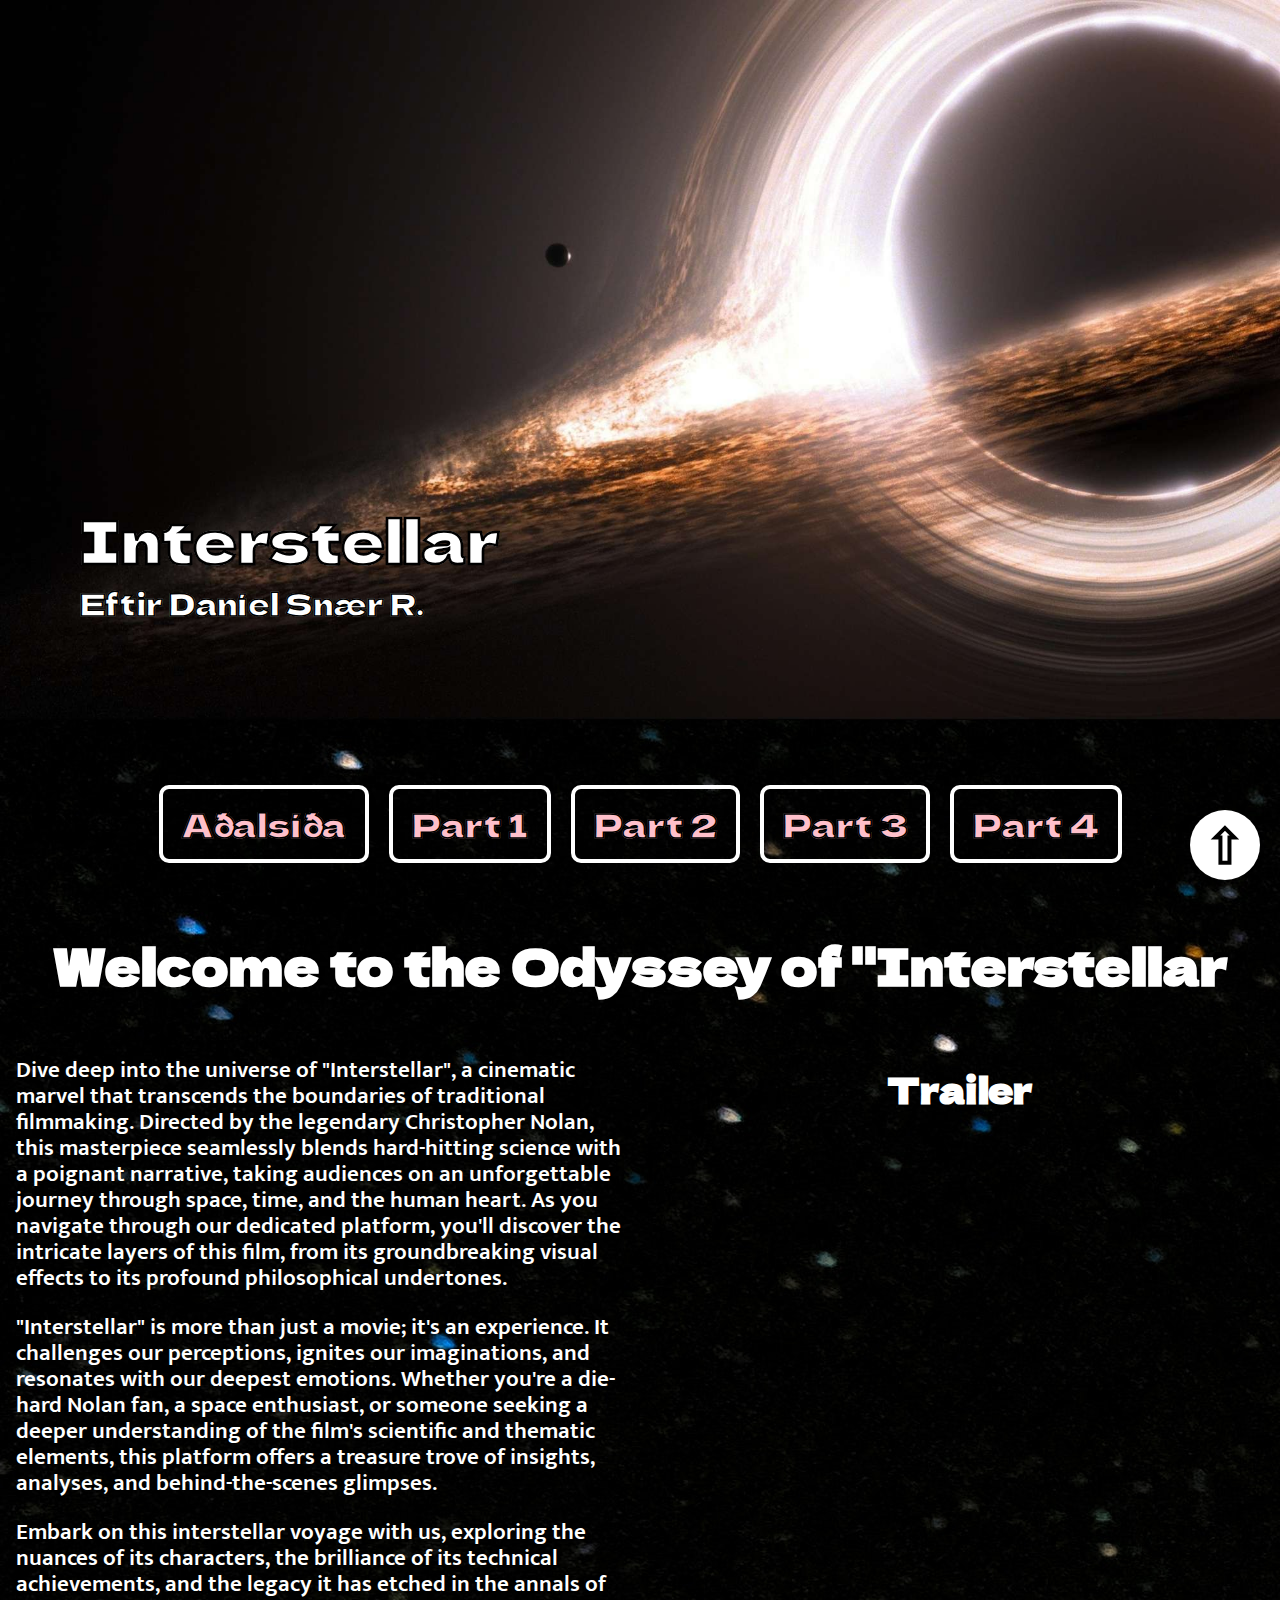
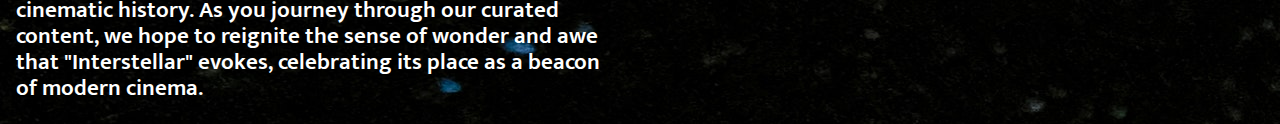
<file: index.html>
<html lang="en">
<head>
    <meta charset="UTF-8">
    <meta name="viewport" content="width=device-width, initial-scale=1.0">
    <title>Interstellar</title>
    <link rel="icon" href="media/icon.png">
    <link rel="stylesheet" href="style.css">
</head>
<body>
    <div id="efst" class="top">
        <picture>
            <source media="(min-width:2000px)" srcset="media/BlackHole2000+.jpg">
            <source media="(min-width:1280px)" srcset="media/BlackHole2000.png">
            <source media="(min-width:960px)" srcset="media/BlackHole1280.png">
            <source media="(min-width:480px)" srcset="media/BlackHole960.png">
            <img src="media/BlackHole480.png">
            <div class="myndatexti">
                <div class="titill1">Interstellar</div>
                <div class="titill2">Eftir Daníel Snær R.</div>
            </div>
        </picture>

        <nav>
            <a href="index.html">Aðalsíða</a>
            <a href="part1.html">Part 1</a>
            <a href="part2.html">Part 2</a>
            <a href="part3.html">Part 3</a>
            <a href="part4.html">Part 4</a>
        </nav>
    </div>

    <h1>Welcome to the Odyssey of "Interstellar</h1>
    <div class="box">
        <main>
            <p>Dive deep into the universe of "Interstellar", a cinematic marvel that transcends the boundaries of traditional filmmaking. Directed by the legendary Christopher Nolan, this masterpiece seamlessly blends hard-hitting science with a poignant narrative, taking audiences on an unforgettable journey through space, time, and the human heart. As you navigate through our dedicated platform, you'll discover the intricate layers of this film, from its groundbreaking visual effects to its profound philosophical undertones.</p>
            <p>"Interstellar" is more than just a movie; it's an experience. It challenges our perceptions, ignites our imaginations, and resonates with our deepest emotions. Whether you're a die-hard Nolan fan, a space enthusiast, or someone seeking a deeper understanding of the film's scientific and thematic elements, this platform offers a treasure trove of insights, analyses, and behind-the-scenes glimpses.</p>
            <p>Embark on this interstellar voyage with us, exploring the nuances of its characters, the brilliance of its technical achievements, and the legacy it has etched in the annals of cinematic history. As you journey through our curated content, we hope to reignite the sense of wonder and awe that "Interstellar" evokes, celebrating its place as a beacon of modern cinema.</p>
        </main>

        <aside>
            <h2>Trailer</h2>
            <iframe class="vid" src="https://www.youtube.com/embed/zSWdZVtXT7E?si=iWYQlu7wjuRg3J-N" title="YouTube video player" frameborder="0" allow="accelerometer; autoplay; clipboard-write; encrypted-media; gyroscope; picture-in-picture; web-share" allowfullscreen></iframe>
        </aside>
    </div>
    <a class= "upp" href="#efst">&#8679</a>

</body>
</html>
</file>
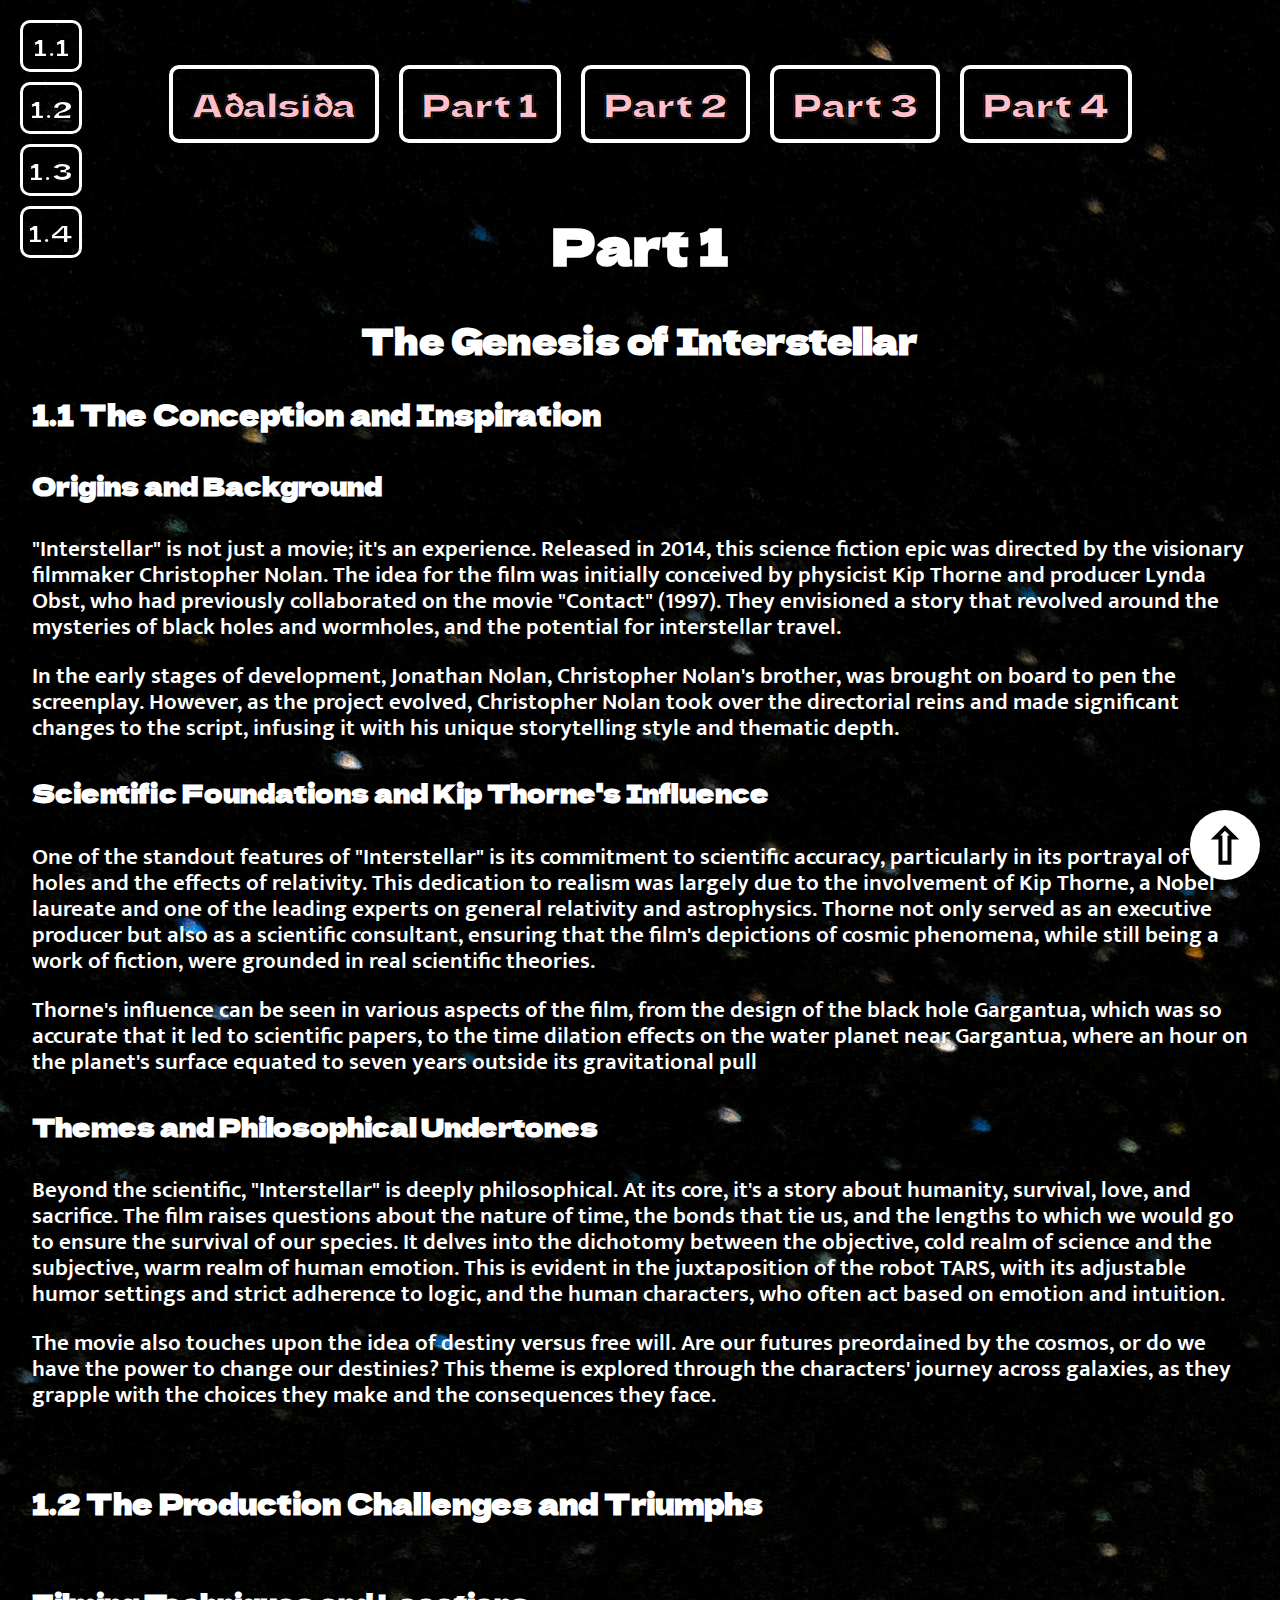
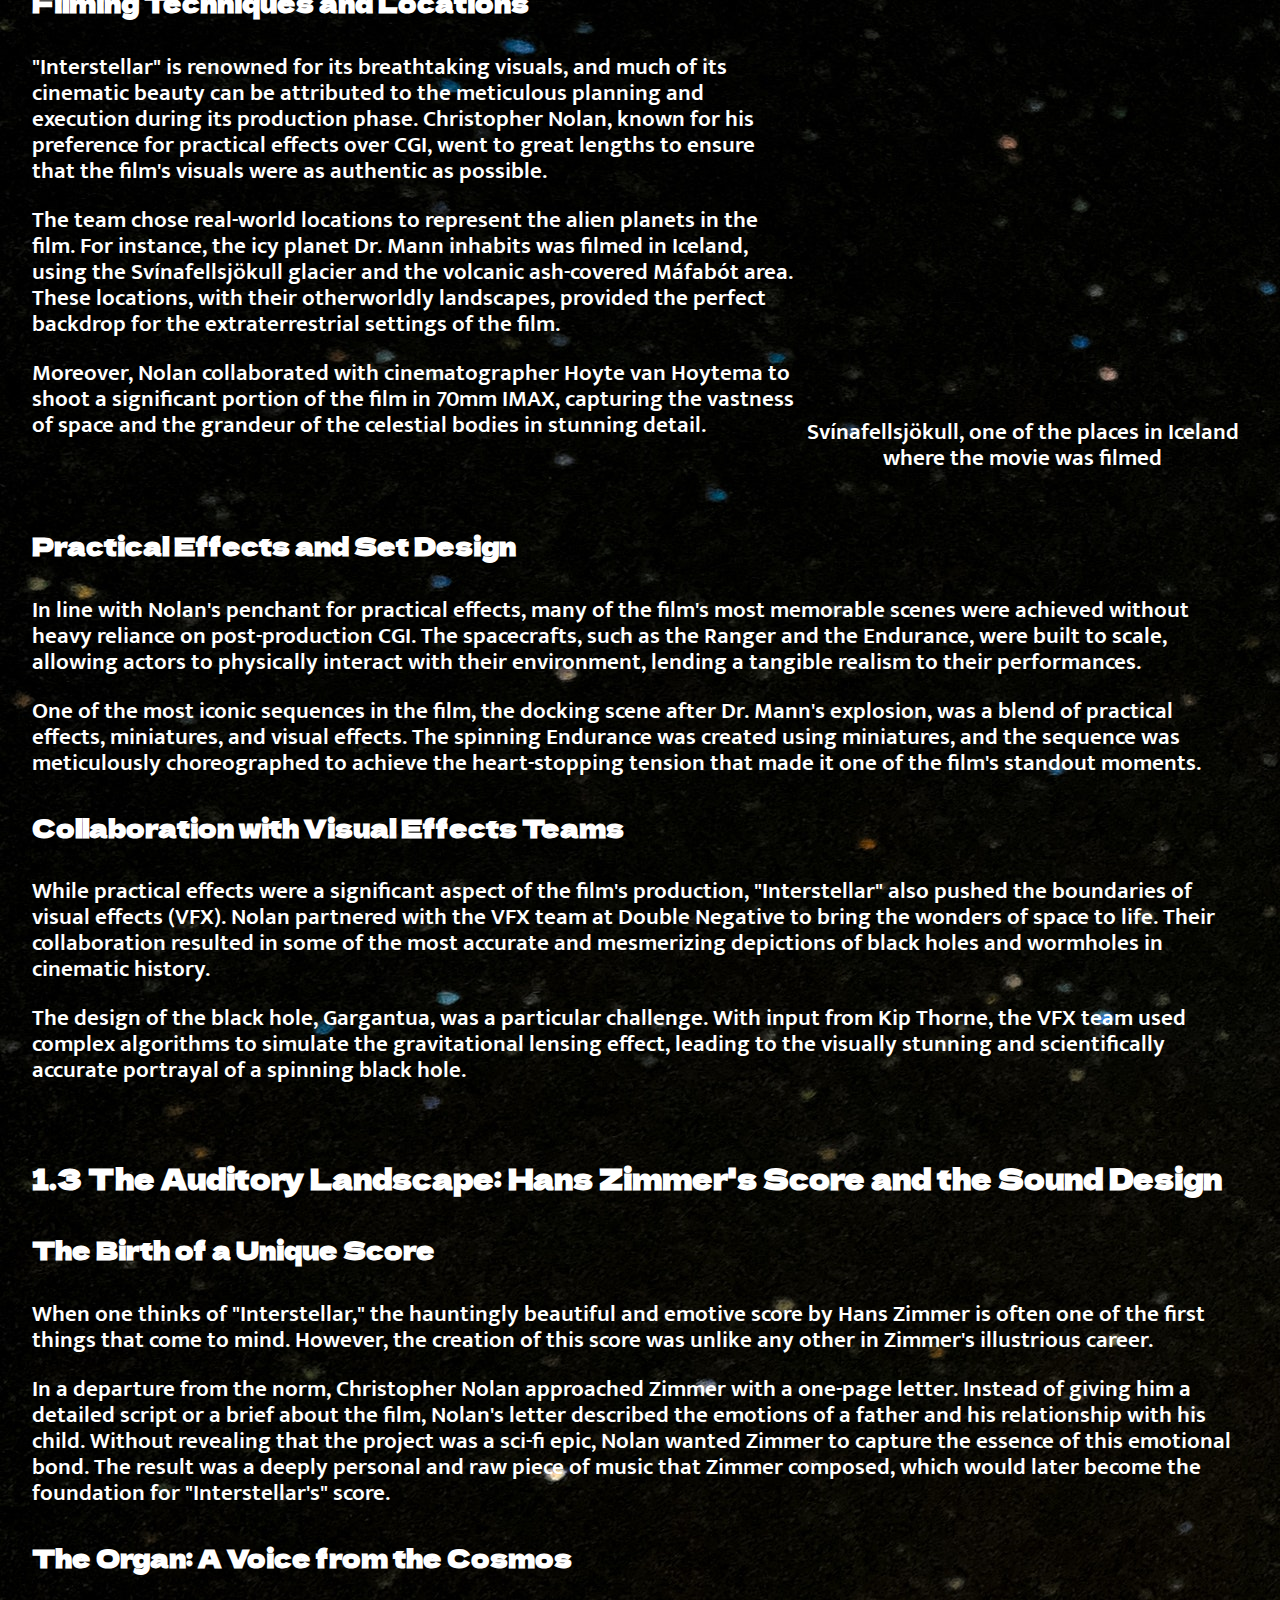
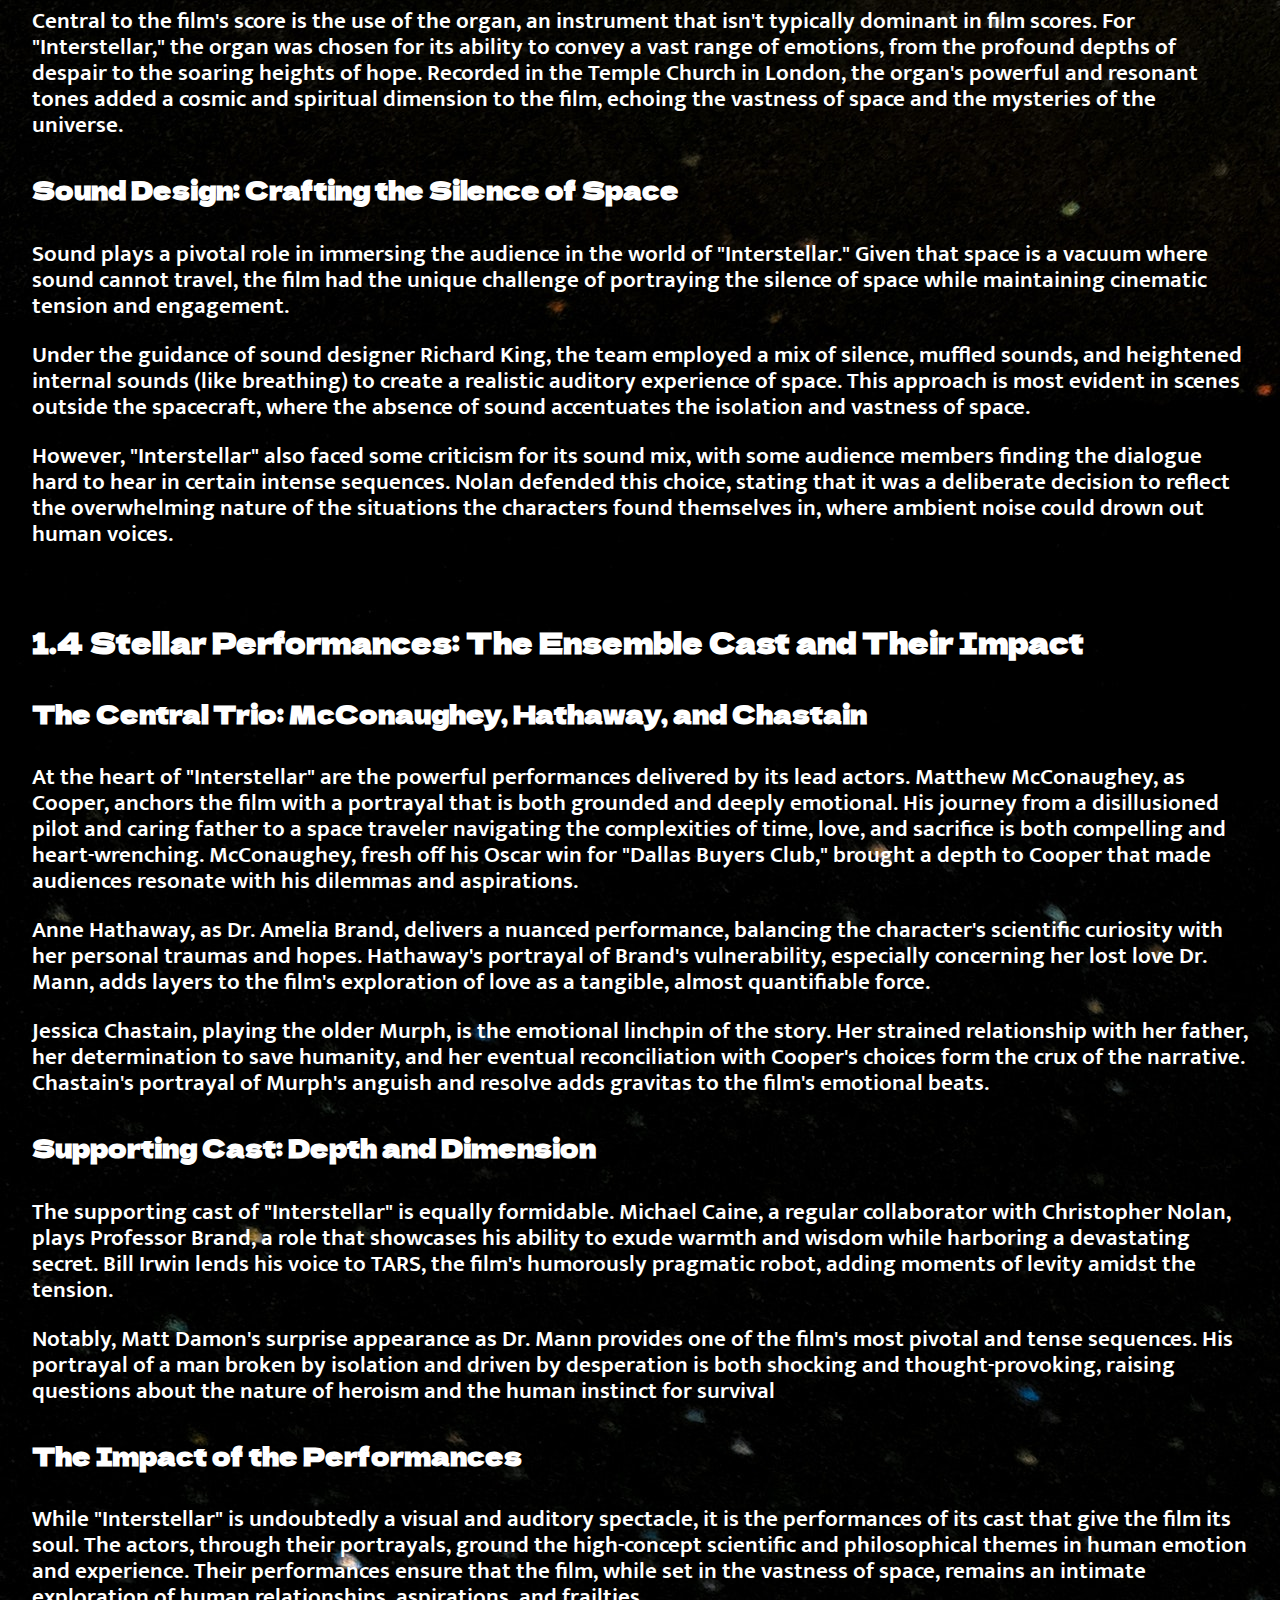
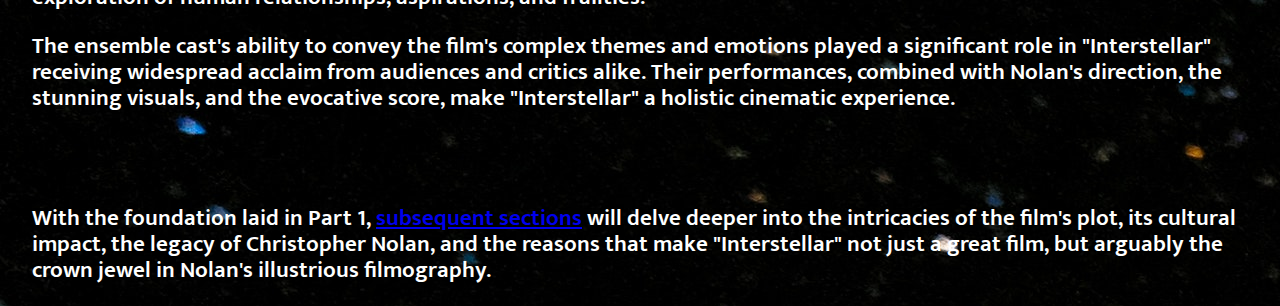
<file: part1.html>
<html lang="en">
<head>
    <meta charset="UTF-8">
    <meta name="viewport" content="width=device-width, initial-scale=1.0">
    <title>Part 1</title>
    <link rel="icon" href="media/icon.png">
    <link rel="stylesheet" href="style.css">
</head>
<body>
    <div id="efst" class="top">
        <nav>
            <br>
            <a href="index.html">Aðalsíða</a>
            <a href="part1.html">Part 1</a>
            <a href="part2.html">Part 2</a>
            <a href="part3.html">Part 3</a>
            <a href="part4.html">Part 4</a>
        </nav>

        <div class="menu">
            <a class= "nidur" href="#1">1.1</a>
            <a class= "nidur" href="#2">1.2</a>
            <a class= "nidur" href="#3">1.3</a>
            <a class= "nidur" href="#4">1.4</a>
        </div>

    </div>

    <main>
        <h1>Part 1</h1>
        <h2>The Genesis of Interstellar</h2>
        <h3 id="1">1.1 The Conception and Inspiration</h3>
        <h4>Origins and Background</h4>
        <p>"Interstellar" is not just a movie; it's an experience. Released in 2014, this science fiction epic was directed by the visionary filmmaker Christopher Nolan. The idea for the film was initially conceived by physicist Kip Thorne and producer Lynda Obst, who had previously collaborated on the movie "Contact" (1997). They envisioned a story that revolved around the mysteries of black holes and wormholes, and the potential for interstellar travel.</p>
        <p>In the early stages of development, Jonathan Nolan, Christopher Nolan's brother, was brought on board to pen the screenplay. However, as the project evolved, Christopher Nolan took over the directorial reins and made significant changes to the script, infusing it with his unique storytelling style and thematic depth.</p>
        <h4>Scientific Foundations and Kip Thorne's Influence</h4>
        <p>One of the standout features of "Interstellar" is its commitment to scientific accuracy, particularly in its portrayal of black holes and the effects of relativity. This dedication to realism was largely due to the involvement of Kip Thorne, a Nobel laureate and one of the leading experts on general relativity and astrophysics. Thorne not only served as an executive producer but also as a scientific consultant, ensuring that the film's depictions of cosmic phenomena, while still being a work of fiction, were grounded in real scientific theories.</p>
        <p>Thorne's influence can be seen in various aspects of the film, from the design of the black hole Gargantua, which was so accurate that it led to scientific papers, to the time dilation effects on the water planet near Gargantua, where an hour on the planet's surface equated to seven years outside its gravitational pull</p>
        <h4>Themes and Philosophical Undertones</h4>
        <p>Beyond the scientific, "Interstellar" is deeply philosophical. At its core, it's a story about humanity, survival, love, and sacrifice. The film raises questions about the nature of time, the bonds that tie us, and the lengths to which we would go to ensure the survival of our species. It delves into the dichotomy between the objective, cold realm of science and the subjective, warm realm of human emotion. This is evident in the juxtaposition of the robot TARS, with its adjustable humor settings and strict adherence to logic, and the human characters, who often act based on emotion and intuition.</p>
        <p>The movie also touches upon the idea of destiny versus free will. Are our futures preordained by the cosmos, or do we have the power to change our destinies? This theme is explored through the characters' journey across galaxies, as they grapple with the choices they make and the consequences they face.</p>
        <br>

        <h3 id="2">1.2 The Production Challenges and Triumphs</h3>
        <div class="kortbox">
            <aside class="aside">
                <h4>Filming Techniques and Locations</h4>
                <p>"Interstellar" is renowned for its breathtaking visuals, and much of its cinematic beauty can be attributed to the meticulous planning and execution during its production phase. Christopher Nolan, known for his preference for practical effects over CGI, went to great lengths to ensure that the film's visuals were as authentic as possible.</p>
                <p>The team chose real-world locations to represent the alien planets in the film. For instance, the icy planet Dr. Mann inhabits was filmed in Iceland, using the Svínafellsjökull glacier and the volcanic ash-covered Máfabót area. These locations, with their otherworldly landscapes, provided the perfect backdrop for the extraterrestrial settings of the film.</p>
                <p>Moreover, Nolan collaborated with cinematographer Hoyte van Hoytema to shoot a significant portion of the film in 70mm IMAX, capturing the vastness of space and the grandeur of the celestial bodies in stunning detail.</p>
            </aside>
            <div>
                <iframe class="kort" src="https://www.google.com/maps/embed?pb=!1m18!1m12!1m3!1d27972.623760828767!2d-16.857748573630367!3d64.0116989156972!2m3!1f0!2f0!3f0!3m2!1i1024!2i768!4f13.1!3m3!1m2!1s0x48d0315cc722936f%3A0x276da8ff0c8ed79b!2zU3bDrW5hZmVsbHNqw7ZrdWxs!5e0!3m2!1sis!2sis!4v1696448638201!5m2!1sis!2sis" style="border:0;" allowfullscreen="" loading="lazy" referrerpolicy="no-referrer-when-downgrade"></iframe>
                <p class="jokull">Svínafellsjökull, one of the places in Iceland where the movie was filmed</p>
            </div>
        </div>
        
        <h4>Practical Effects and Set Design</h4>
        <p>In line with Nolan's penchant for practical effects, many of the film's most memorable scenes were achieved without heavy reliance on post-production CGI. The spacecrafts, such as the Ranger and the Endurance, were built to scale, allowing actors to physically interact with their environment, lending a tangible realism to their performances.</p>
        <p>One of the most iconic sequences in the film, the docking scene after Dr. Mann's explosion, was a blend of practical effects, miniatures, and visual effects. The spinning Endurance was created using miniatures, and the sequence was meticulously choreographed to achieve the heart-stopping tension that made it one of the film's standout moments.</p>
        <h4>Collaboration with Visual Effects Teams</h4>
        <p>While practical effects were a significant aspect of the film's production, "Interstellar" also pushed the boundaries of visual effects (VFX). Nolan partnered with the VFX team at Double Negative to bring the wonders of space to life. Their collaboration resulted in some of the most accurate and mesmerizing depictions of black holes and wormholes in cinematic history.</p>
        <p>The design of the black hole, Gargantua, was a particular challenge. With input from Kip Thorne, the VFX team used complex algorithms to simulate the gravitational lensing effect, leading to the visually stunning and scientifically accurate portrayal of a spinning black hole.</p>
        <br>

        <h3 id="3">1.3 The Auditory Landscape: Hans Zimmer's Score and the Sound Design</h3>
        <h4>The Birth of a Unique Score</h4>
        <p>When one thinks of "Interstellar," the hauntingly beautiful and emotive score by Hans Zimmer is often one of the first things that come to mind. However, the creation of this score was unlike any other in Zimmer's illustrious career.</p>
        <p>In a departure from the norm, Christopher Nolan approached Zimmer with a one-page letter. Instead of giving him a detailed script or a brief about the film, Nolan's letter described the emotions of a father and his relationship with his child. Without revealing that the project was a sci-fi epic, Nolan wanted Zimmer to capture the essence of this emotional bond. The result was a deeply personal and raw piece of music that Zimmer composed, which would later become the foundation for "Interstellar's" score.</p>
        <h4>The Organ: A Voice from the Cosmos</h4>
        <p>Central to the film's score is the use of the organ, an instrument that isn't typically dominant in film scores. For "Interstellar," the organ was chosen for its ability to convey a vast range of emotions, from the profound depths of despair to the soaring heights of hope. Recorded in the Temple Church in London, the organ's powerful and resonant tones added a cosmic and spiritual dimension to the film, echoing the vastness of space and the mysteries of the universe.</p>
        <h4>Sound Design: Crafting the Silence of Space</h4>
        <p>Sound plays a pivotal role in immersing the audience in the world of "Interstellar." Given that space is a vacuum where sound cannot travel, the film had the unique challenge of portraying the silence of space while maintaining cinematic tension and engagement.</p>
        <p>Under the guidance of sound designer Richard King, the team employed a mix of silence, muffled sounds, and heightened internal sounds (like breathing) to create a realistic auditory experience of space. This approach is most evident in scenes outside the spacecraft, where the absence of sound accentuates the isolation and vastness of space.</p>
        <p>However, "Interstellar" also faced some criticism for its sound mix, with some audience members finding the dialogue hard to hear in certain intense sequences. Nolan defended this choice, stating that it was a deliberate decision to reflect the overwhelming nature of the situations the characters found themselves in, where ambient noise could drown out human voices.</p>
        <br>

        <h3 id="4">1.4 Stellar Performances: The Ensemble Cast and Their Impact</h3>
        <h4>The Central Trio: McConaughey, Hathaway, and Chastain</h4>
        <p>At the heart of "Interstellar" are the powerful performances delivered by its lead actors. Matthew McConaughey, as Cooper, anchors the film with a portrayal that is both grounded and deeply emotional. His journey from a disillusioned pilot and caring father to a space traveler navigating the complexities of time, love, and sacrifice is both compelling and heart-wrenching. McConaughey, fresh off his Oscar win for "Dallas Buyers Club," brought a depth to Cooper that made audiences resonate with his dilemmas and aspirations.</p>
        <p>Anne Hathaway, as Dr. Amelia Brand, delivers a nuanced performance, balancing the character's scientific curiosity with her personal traumas and hopes. Hathaway's portrayal of Brand's vulnerability, especially concerning her lost love Dr. Mann, adds layers to the film's exploration of love as a tangible, almost quantifiable force.</p>
        <p>Jessica Chastain, playing the older Murph, is the emotional linchpin of the story. Her strained relationship with her father, her determination to save humanity, and her eventual reconciliation with Cooper's choices form the crux of the narrative. Chastain's portrayal of Murph's anguish and resolve adds gravitas to the film's emotional beats.</p>
        <h4>Supporting Cast: Depth and Dimension</h4>
        <p>The supporting cast of "Interstellar" is equally formidable. Michael Caine, a regular collaborator with Christopher Nolan, plays Professor Brand, a role that showcases his ability to exude warmth and wisdom while harboring a devastating secret. Bill Irwin lends his voice to TARS, the film's humorously pragmatic robot, adding moments of levity amidst the tension.</p>
        <p>Notably, Matt Damon's surprise appearance as Dr. Mann provides one of the film's most pivotal and tense sequences. His portrayal of a man broken by isolation and driven by desperation is both shocking and thought-provoking, raising questions about the nature of heroism and the human instinct for survival</p>
        <h4>The Impact of the Performances</h4>
        <p>While "Interstellar" is undoubtedly a visual and auditory spectacle, it is the performances of its cast that give the film its soul. The actors, through their portrayals, ground the high-concept scientific and philosophical themes in human emotion and experience. Their performances ensure that the film, while set in the vastness of space, remains an intimate exploration of human relationships, aspirations, and frailties.</p>
        <p>The ensemble cast's ability to convey the film's complex themes and emotions played a significant role in "Interstellar" receiving widespread acclaim from audiences and critics alike. Their performances, combined with Nolan's direction, the stunning visuals, and the evocative score, make "Interstellar" a holistic cinematic experience.</p>
        <br>
        <br>
        <p>With the foundation laid in Part 1, <a href="part2.html">subsequent sections</a>  will delve deeper into the intricacies of the film's plot, its cultural impact, the legacy of Christopher Nolan, and the reasons that make "Interstellar" not just a great film, but arguably the crown jewel in Nolan's illustrious filmography.</p>
    
    
    
    
    </main>

    <a class= "upp" href="#efst">&#8679</a>

</body>
</html>
</file>
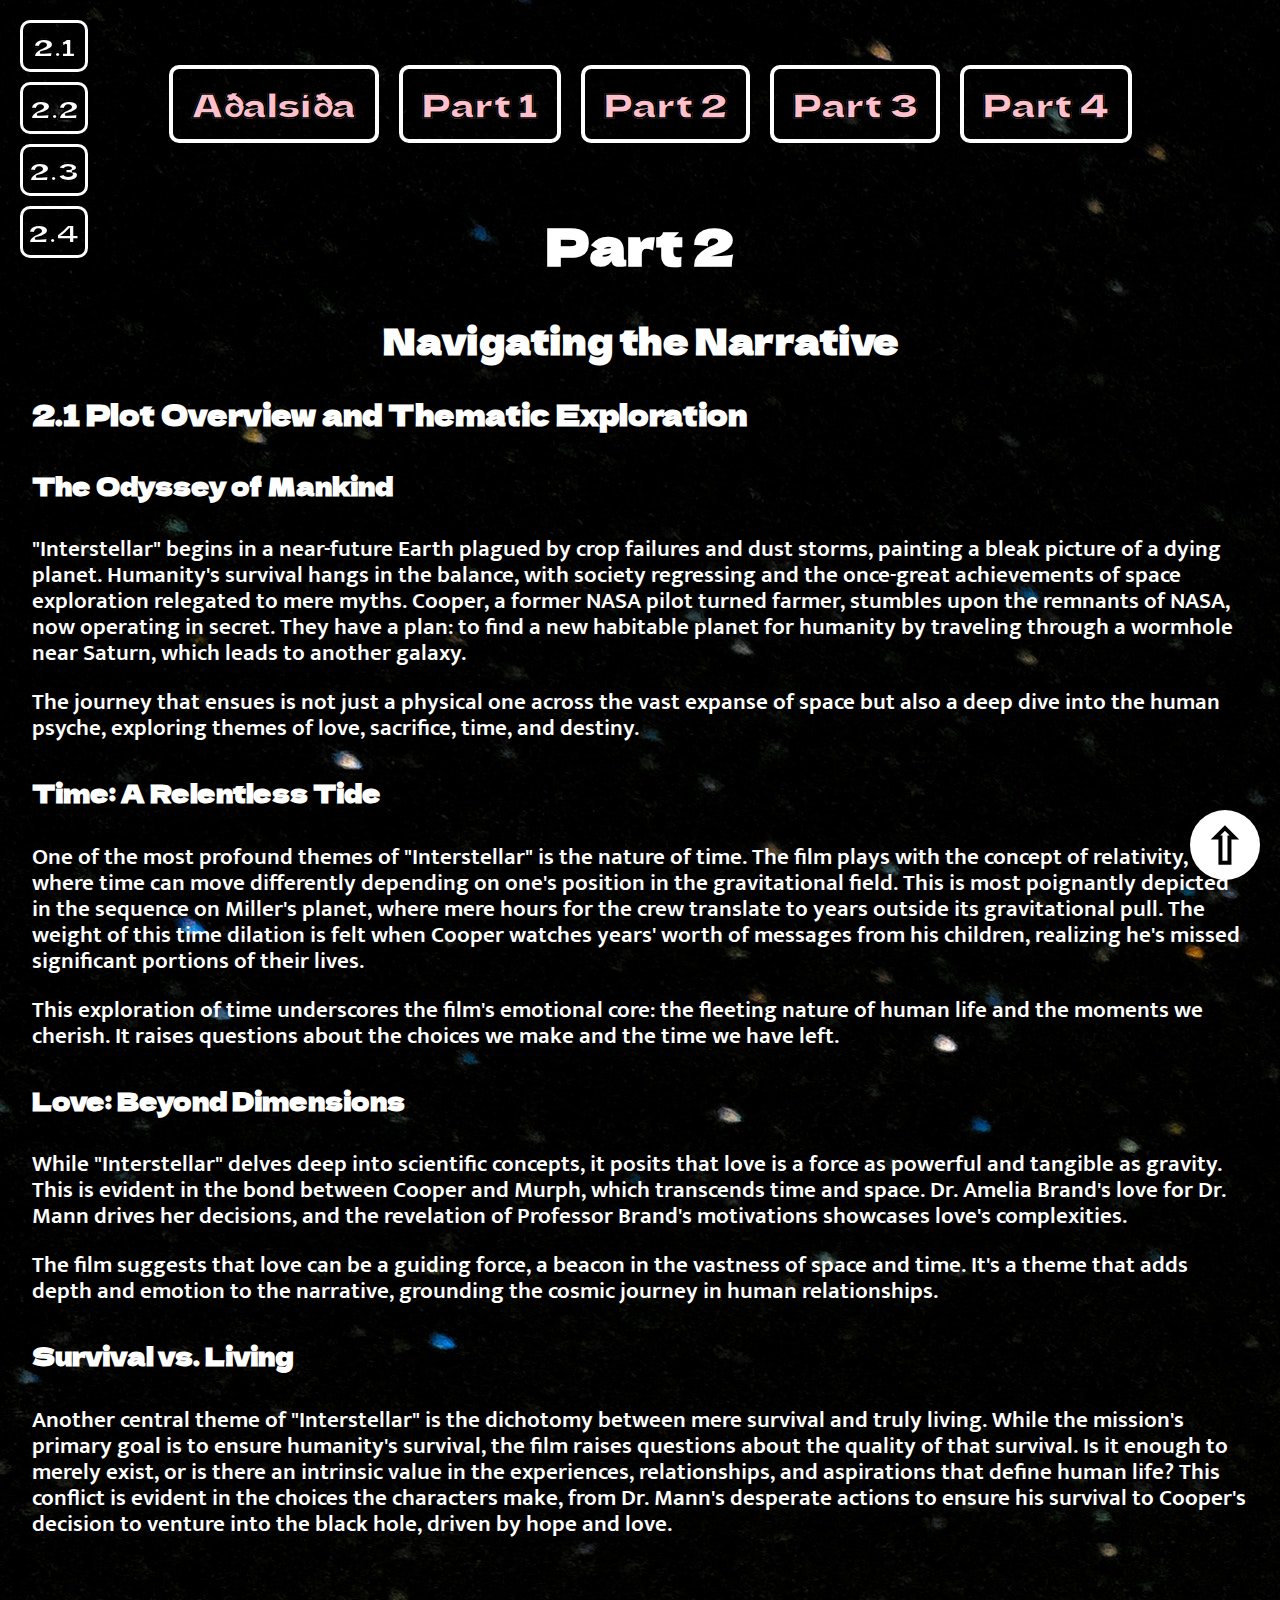
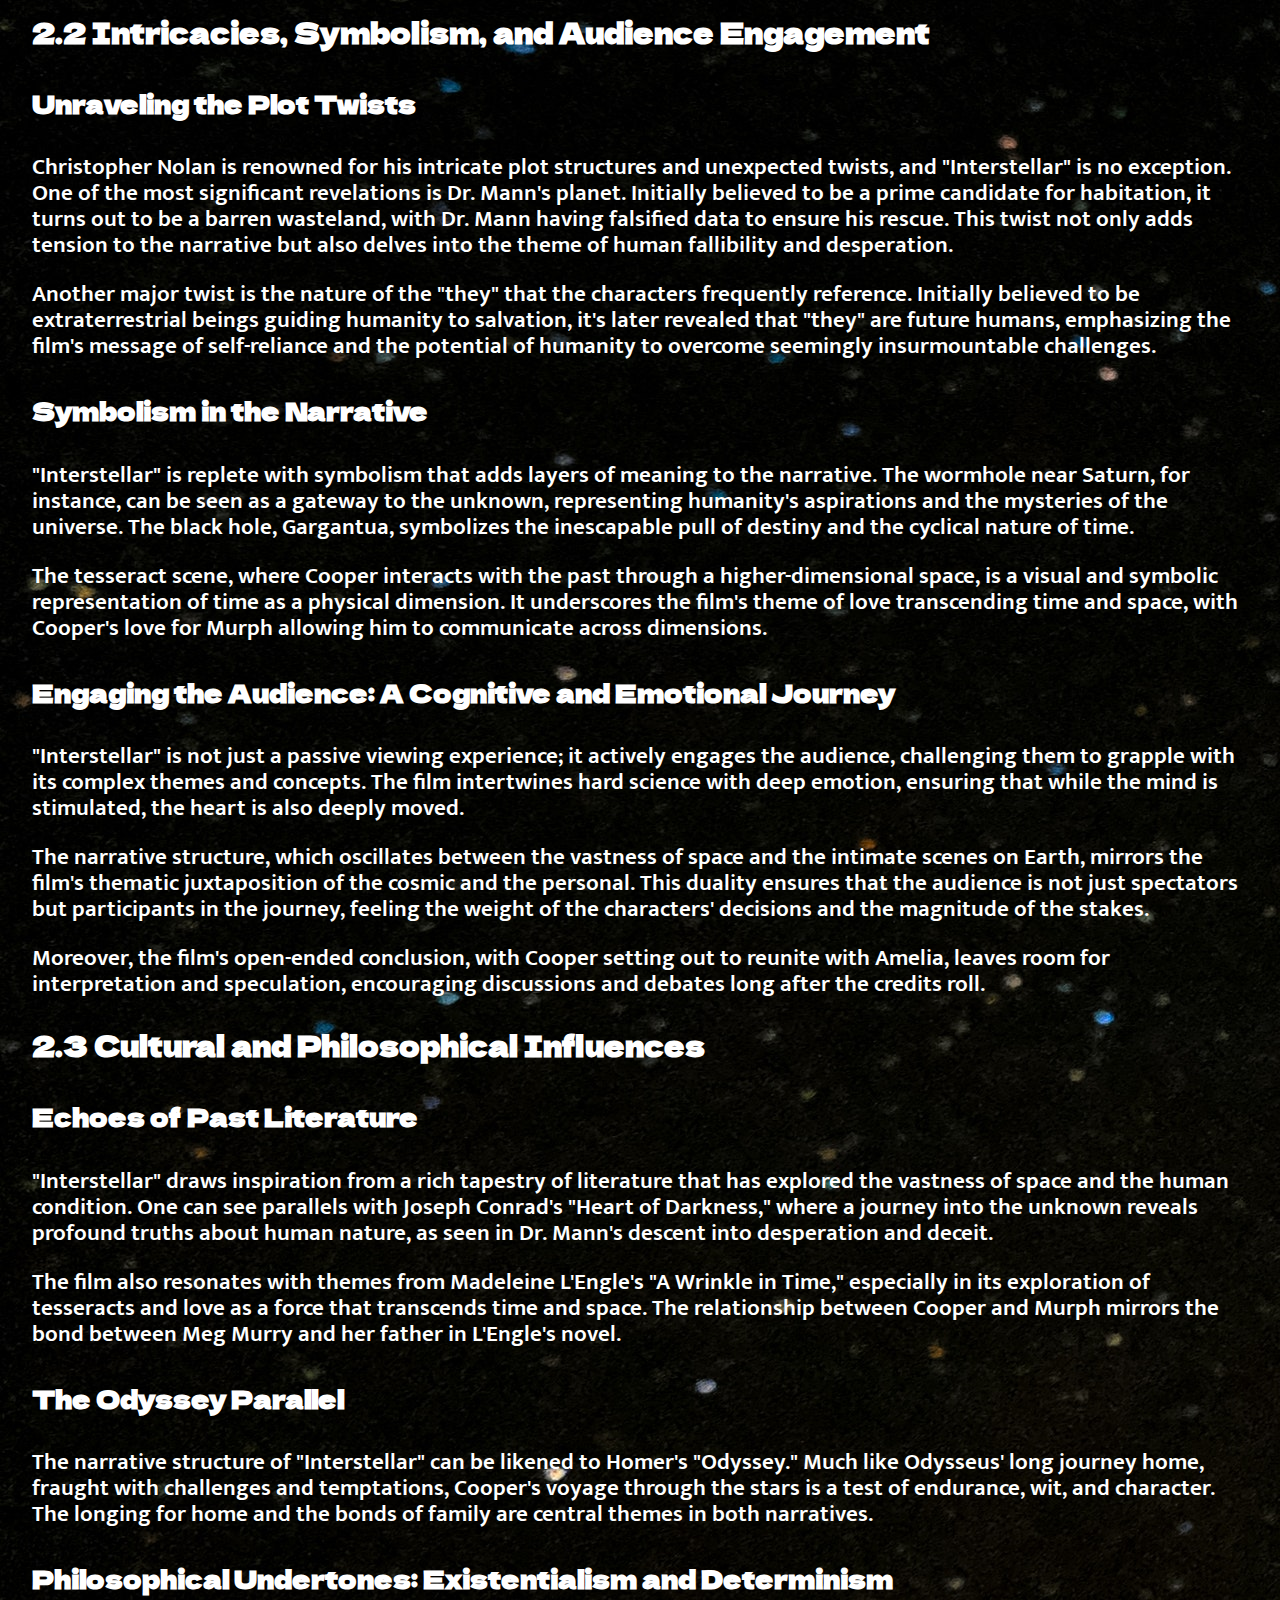
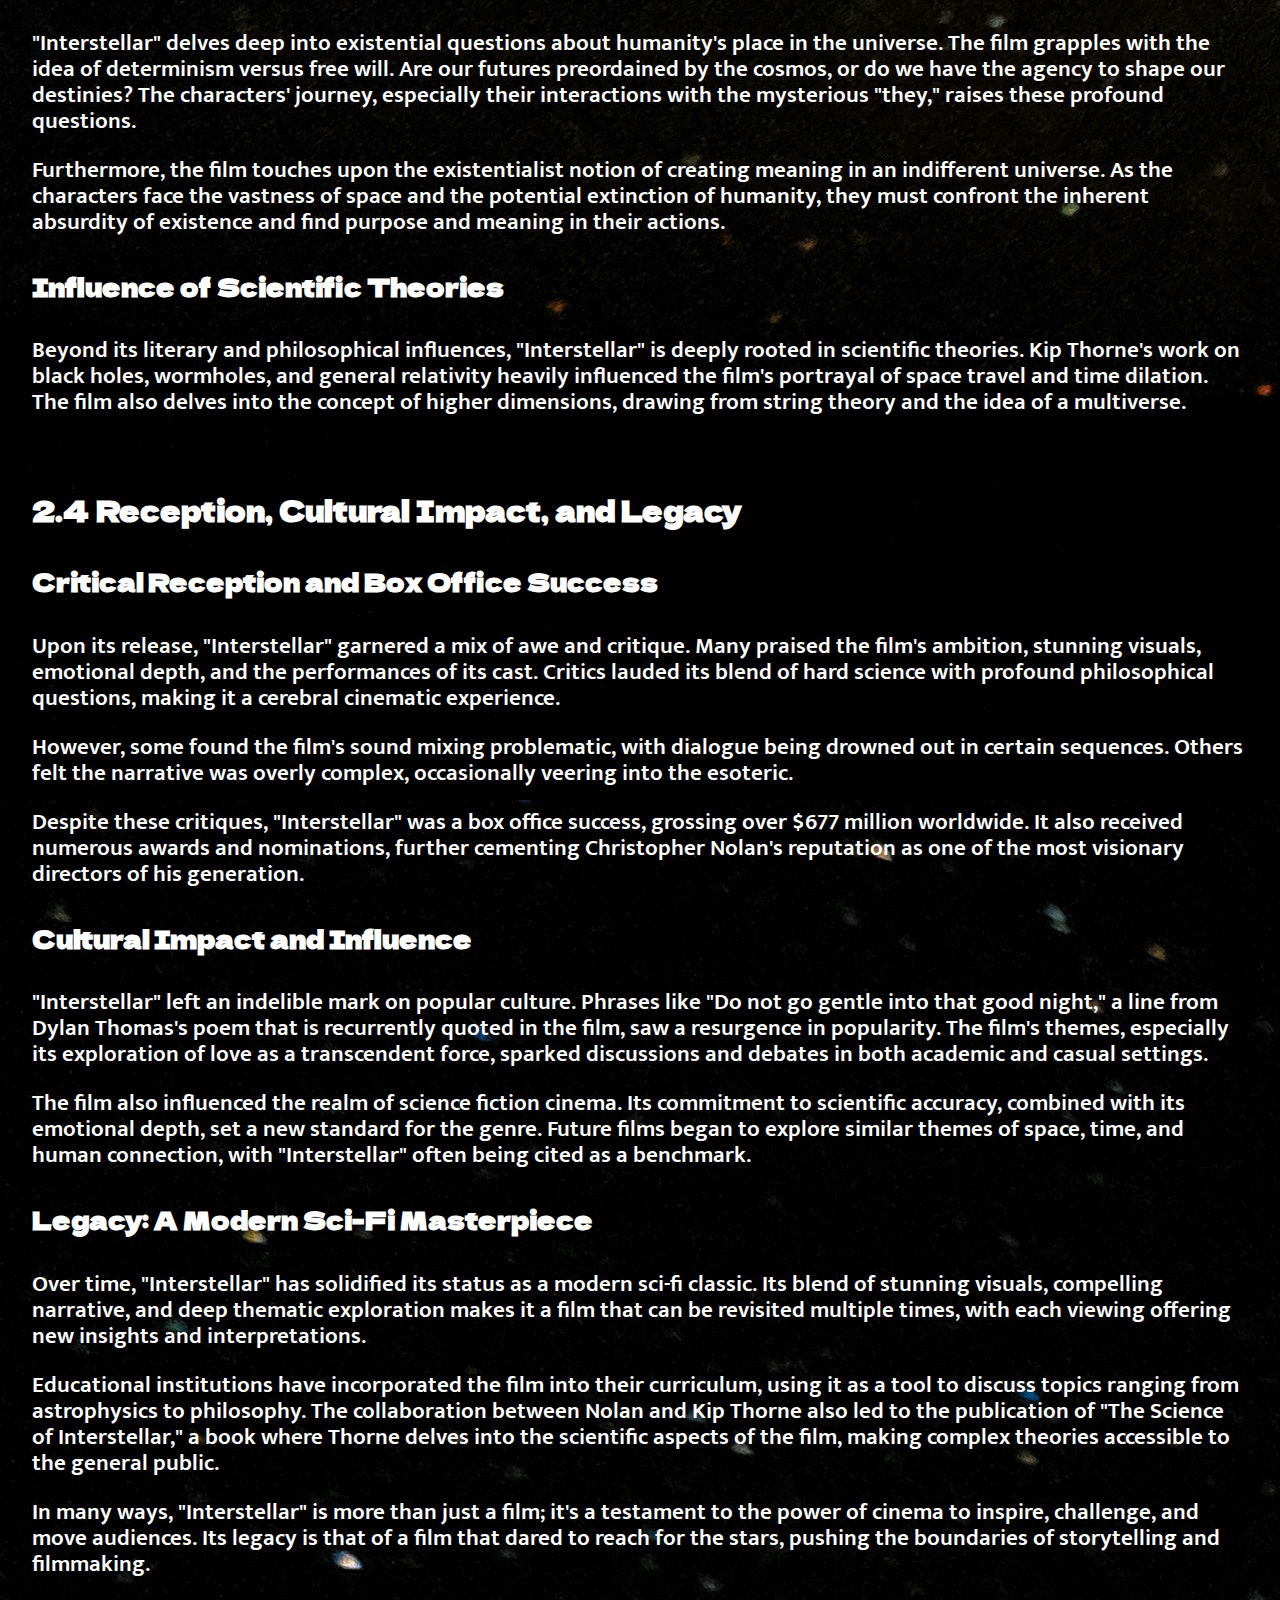
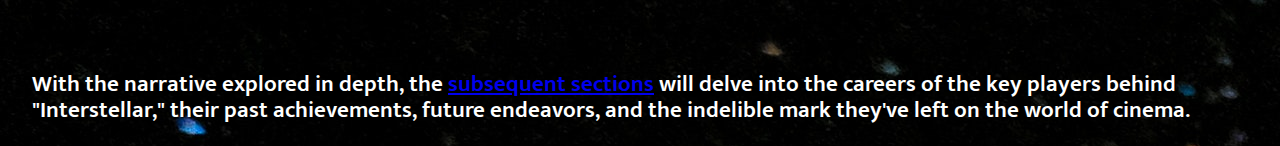
<file: part2.html>
<html lang="en">
<head>
    <meta charset="UTF-8">
    <meta name="viewport" content="width=device-width, initial-scale=1.0">
    <title>Part 2</title>
    <link rel="icon" href="media/icon.png">
    <link rel="stylesheet" href="style.css">
</head>
<body>
    <div id="efst" class="top">
        <nav>
            <br>
            <a href="index.html">Aðalsíða</a>
            <a href="part1.html">Part 1</a>
            <a href="part2.html">Part 2</a>
            <a href="part3.html">Part 3</a>
            <a href="part4.html">Part 4</a>
        </nav>

        <div class="menu">
            <a class= "nidur" href="#1">2.1</a>
            <a class= "nidur" href="#2">2.2</a>
            <a class= "nidur" href="#3">2.3</a>
            <a class= "nidur" href="#4">2.4</a>
        </div>
    </div>
    <main>
        <h1>Part 2</h1>
        <h2>Navigating the Narrative</h2>
        <h3 id="1">2.1 Plot Overview and Thematic Exploration</h3>
        <h4>The Odyssey of Mankind</h4>
        <p>"Interstellar" begins in a near-future Earth plagued by crop failures and dust storms, painting a bleak picture of a dying planet. Humanity's survival hangs in the balance, with society regressing and the once-great achievements of space exploration relegated to mere myths. Cooper, a former NASA pilot turned farmer, stumbles upon the remnants of NASA, now operating in secret. They have a plan: to find a new habitable planet for humanity by traveling through a wormhole near Saturn, which leads to another galaxy.</p>
        <p>The journey that ensues is not just a physical one across the vast expanse of space but also a deep dive into the human psyche, exploring themes of love, sacrifice, time, and destiny.</p>
        <h4>Time: A Relentless Tide</h4>
        <p>One of the most profound themes of "Interstellar" is the nature of time. The film plays with the concept of relativity, where time can move differently depending on one's position in the gravitational field. This is most poignantly depicted in the sequence on Miller's planet, where mere hours for the crew translate to years outside its gravitational pull. The weight of this time dilation is felt when Cooper watches years' worth of messages from his children, realizing he's missed significant portions of their lives.</p>
        <p>This exploration of time underscores the film's emotional core: the fleeting nature of human life and the moments we cherish. It raises questions about the choices we make and the time we have left.</p>
        <h4>Love: Beyond Dimensions</h4>
        <p>While "Interstellar" delves deep into scientific concepts, it posits that love is a force as powerful and tangible as gravity. This is evident in the bond between Cooper and Murph, which transcends time and space. Dr. Amelia Brand's love for Dr. Mann drives her decisions, and the revelation of Professor Brand's motivations showcases love's complexities.</p>
        <p>The film suggests that love can be a guiding force, a beacon in the vastness of space and time. It's a theme that adds depth and emotion to the narrative, grounding the cosmic journey in human relationships.</p>
        <h4>Survival vs. Living</h4>
        <p>Another central theme of "Interstellar" is the dichotomy between mere survival and truly living. While the mission's primary goal is to ensure humanity's survival, the film raises questions about the quality of that survival. Is it enough to merely exist, or is there an intrinsic value in the experiences, relationships, and aspirations that define human life? This conflict is evident in the choices the characters make, from Dr. Mann's desperate actions to ensure his survival to Cooper's decision to venture into the black hole, driven by hope and love.</p>
        <br>

        <h3 id="2">2.2 Intricacies, Symbolism, and Audience Engagement</h3>
        <h4>Unraveling the Plot Twists</h4>
        <p>Christopher Nolan is renowned for his intricate plot structures and unexpected twists, and "Interstellar" is no exception. One of the most significant revelations is Dr. Mann's planet. Initially believed to be a prime candidate for habitation, it turns out to be a barren wasteland, with Dr. Mann having falsified data to ensure his rescue. This twist not only adds tension to the narrative but also delves into the theme of human fallibility and desperation.</p>
        <p>Another major twist is the nature of the "they" that the characters frequently reference. Initially believed to be extraterrestrial beings guiding humanity to salvation, it's later revealed that "they" are future humans, emphasizing the film's message of self-reliance and the potential of humanity to overcome seemingly insurmountable challenges.</p>
        <h4>Symbolism in the Narrative</h4>
        <p>"Interstellar" is replete with symbolism that adds layers of meaning to the narrative. The wormhole near Saturn, for instance, can be seen as a gateway to the unknown, representing humanity's aspirations and the mysteries of the universe. The black hole, Gargantua, symbolizes the inescapable pull of destiny and the cyclical nature of time.</p>
        <p>The tesseract scene, where Cooper interacts with the past through a higher-dimensional space, is a visual and symbolic representation of time as a physical dimension. It underscores the film's theme of love transcending time and space, with Cooper's love for Murph allowing him to communicate across dimensions.</p>
        <h4>Engaging the Audience: A Cognitive and Emotional Journey</h4>
        <p>"Interstellar" is not just a passive viewing experience; it actively engages the audience, challenging them to grapple with its complex themes and concepts. The film intertwines hard science with deep emotion, ensuring that while the mind is stimulated, the heart is also deeply moved.</p>
        <p>The narrative structure, which oscillates between the vastness of space and the intimate scenes on Earth, mirrors the film's thematic juxtaposition of the cosmic and the personal. This duality ensures that the audience is not just spectators but participants in the journey, feeling the weight of the characters' decisions and the magnitude of the stakes.</p>
        <p>Moreover, the film's open-ended conclusion, with Cooper setting out to reunite with Amelia, leaves room for interpretation and speculation, encouraging discussions and debates long after the credits roll.</p>

        <h3 id="3">2.3 Cultural and Philosophical Influences</h3>
        <h4>Echoes of Past Literature</h4>
        <p>"Interstellar" draws inspiration from a rich tapestry of literature that has explored the vastness of space and the human condition. One can see parallels with Joseph Conrad's "Heart of Darkness," where a journey into the unknown reveals profound truths about human nature, as seen in Dr. Mann's descent into desperation and deceit.</p>
        <p>The film also resonates with themes from Madeleine L'Engle's "A Wrinkle in Time," especially in its exploration of tesseracts and love as a force that transcends time and space. The relationship between Cooper and Murph mirrors the bond between Meg Murry and her father in L'Engle's novel.</p>
        <h4>The Odyssey Parallel</h4>
        <p>The narrative structure of "Interstellar" can be likened to Homer's "Odyssey." Much like Odysseus' long journey home, fraught with challenges and temptations, Cooper's voyage through the stars is a test of endurance, wit, and character. The longing for home and the bonds of family are central themes in both narratives.</p>
        <h4>Philosophical Undertones: Existentialism and Determinism</h4>
        <p>"Interstellar" delves deep into existential questions about humanity's place in the universe. The film grapples with the idea of determinism versus free will. Are our futures preordained by the cosmos, or do we have the agency to shape our destinies? The characters' journey, especially their interactions with the mysterious "they," raises these profound questions.</p>
        <p>Furthermore, the film touches upon the existentialist notion of creating meaning in an indifferent universe. As the characters face the vastness of space and the potential extinction of humanity, they must confront the inherent absurdity of existence and find purpose and meaning in their actions.</p>
        <h4>Influence of Scientific Theories</h4>
        <p>Beyond its literary and philosophical influences, "Interstellar" is deeply rooted in scientific theories. Kip Thorne's work on black holes, wormholes, and general relativity heavily influenced the film's portrayal of space travel and time dilation. The film also delves into the concept of higher dimensions, drawing from string theory and the idea of a multiverse.</p>
        <br>

        <h3 id="4">2.4 Reception, Cultural Impact, and Legacy</h3>
        <h4>Critical Reception and Box Office Success</h4>
        <p>Upon its release, "Interstellar" garnered a mix of awe and critique. Many praised the film's ambition, stunning visuals, emotional depth, and the performances of its cast. Critics lauded its blend of hard science with profound philosophical questions, making it a cerebral cinematic experience.</p>
        <p>However, some found the film's sound mixing problematic, with dialogue being drowned out in certain sequences. Others felt the narrative was overly complex, occasionally veering into the esoteric.</p>
        <p>Despite these critiques, "Interstellar" was a box office success, grossing over $677 million worldwide. It also received numerous awards and nominations, further cementing Christopher Nolan's reputation as one of the most visionary directors of his generation.</p>
        <h4>Cultural Impact and Influence</h4>
        <p>"Interstellar" left an indelible mark on popular culture. Phrases like "Do not go gentle into that good night," a line from Dylan Thomas's poem that is recurrently quoted in the film, saw a resurgence in popularity. The film's themes, especially its exploration of love as a transcendent force, sparked discussions and debates in both academic and casual settings.</p>
        <p>The film also influenced the realm of science fiction cinema. Its commitment to scientific accuracy, combined with its emotional depth, set a new standard for the genre. Future films began to explore similar themes of space, time, and human connection, with "Interstellar" often being cited as a benchmark.</p>
        <h4>Legacy: A Modern Sci-Fi Masterpiece</h4>
        <p>Over time, "Interstellar" has solidified its status as a modern sci-fi classic. Its blend of stunning visuals, compelling narrative, and deep thematic exploration makes it a film that can be revisited multiple times, with each viewing offering new insights and interpretations.</p>
        <p>Educational institutions have incorporated the film into their curriculum, using it as a tool to discuss topics ranging from astrophysics to philosophy. The collaboration between Nolan and Kip Thorne also led to the publication of "The Science of Interstellar," a book where Thorne delves into the scientific aspects of the film, making complex theories accessible to the general public.</p>
        <p>In many ways, "Interstellar" is more than just a film; it's a testament to the power of cinema to inspire, challenge, and move audiences. Its legacy is that of a film that dared to reach for the stars, pushing the boundaries of storytelling and filmmaking.</p>
        <br>
        <br>
        <p>With the narrative explored in depth, the <a href="part3.html">subsequent sections</a>  will delve into the careers of the key players behind "Interstellar," their past achievements, future endeavors, and the indelible mark they've left on the world of cinema.</p>
    </main>

    <a class= "upp" href="#efst">&#8679</a>

</body>
</html>
</file>
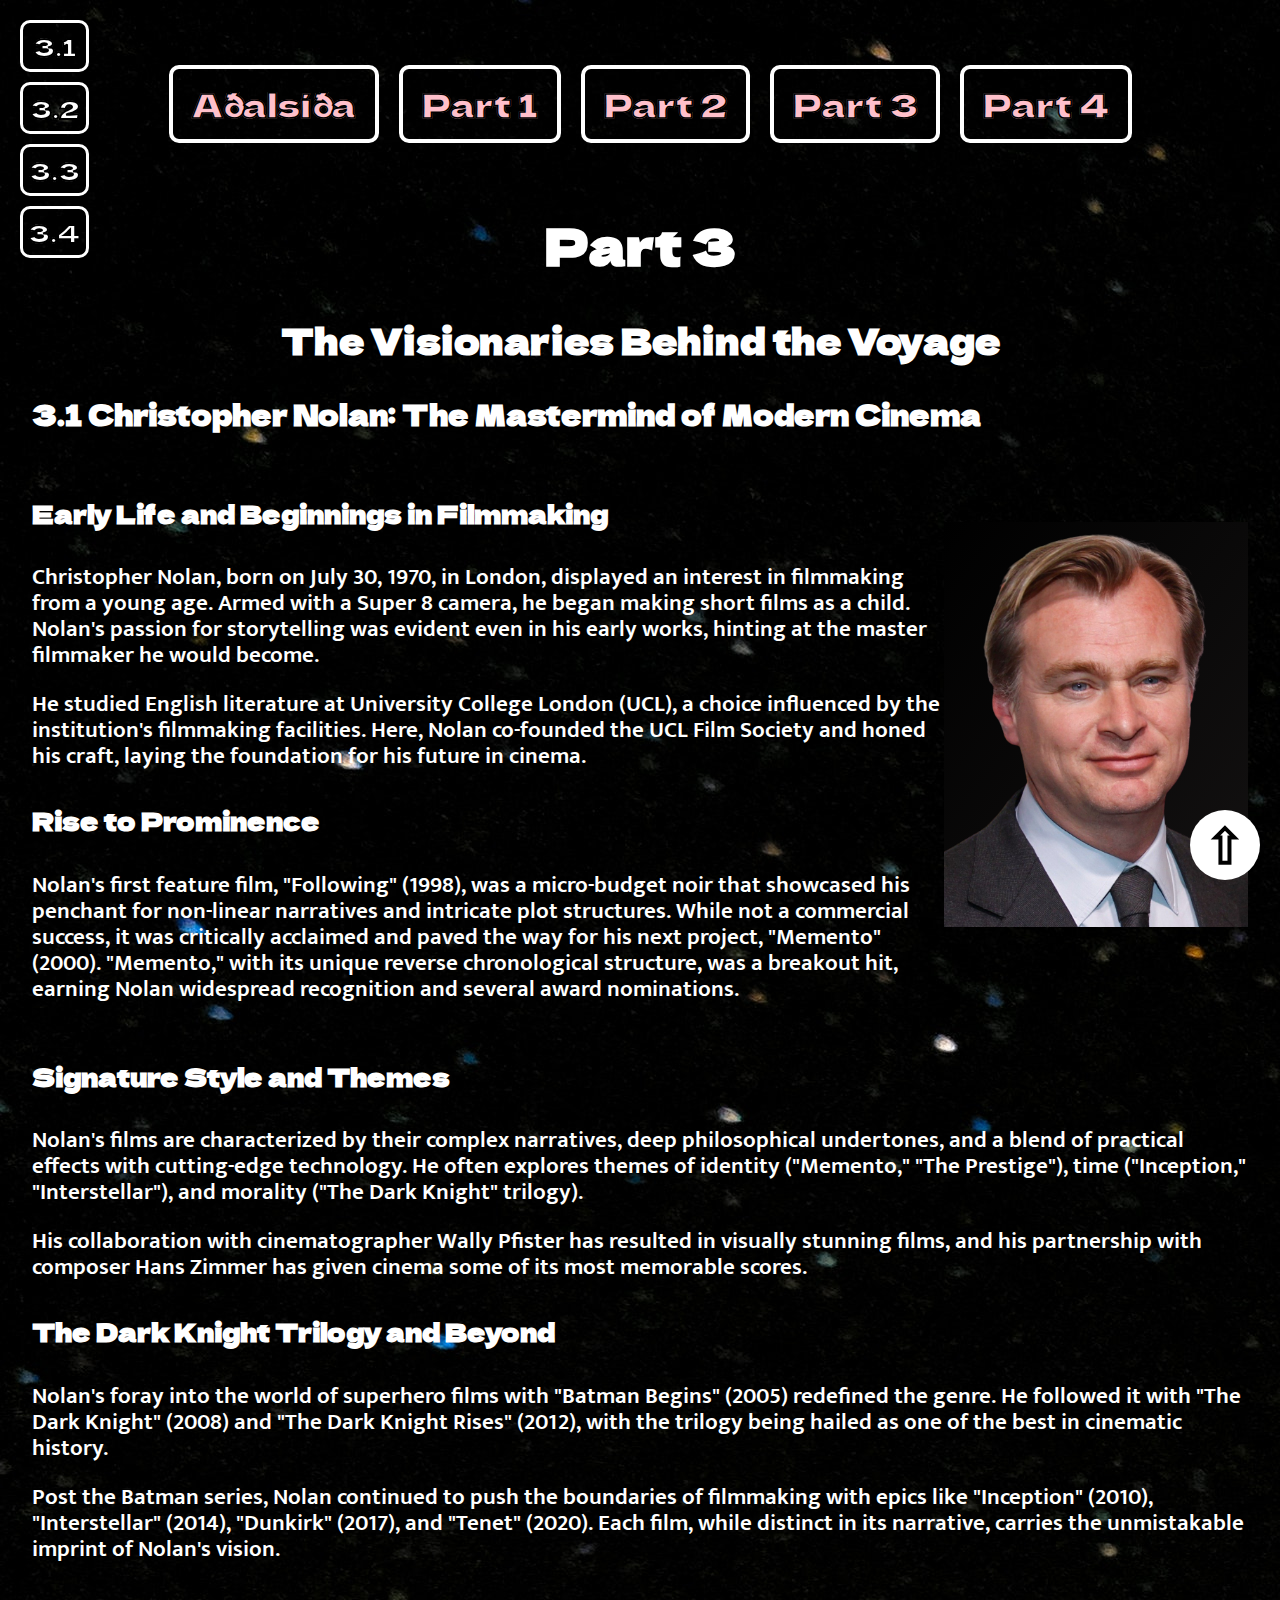
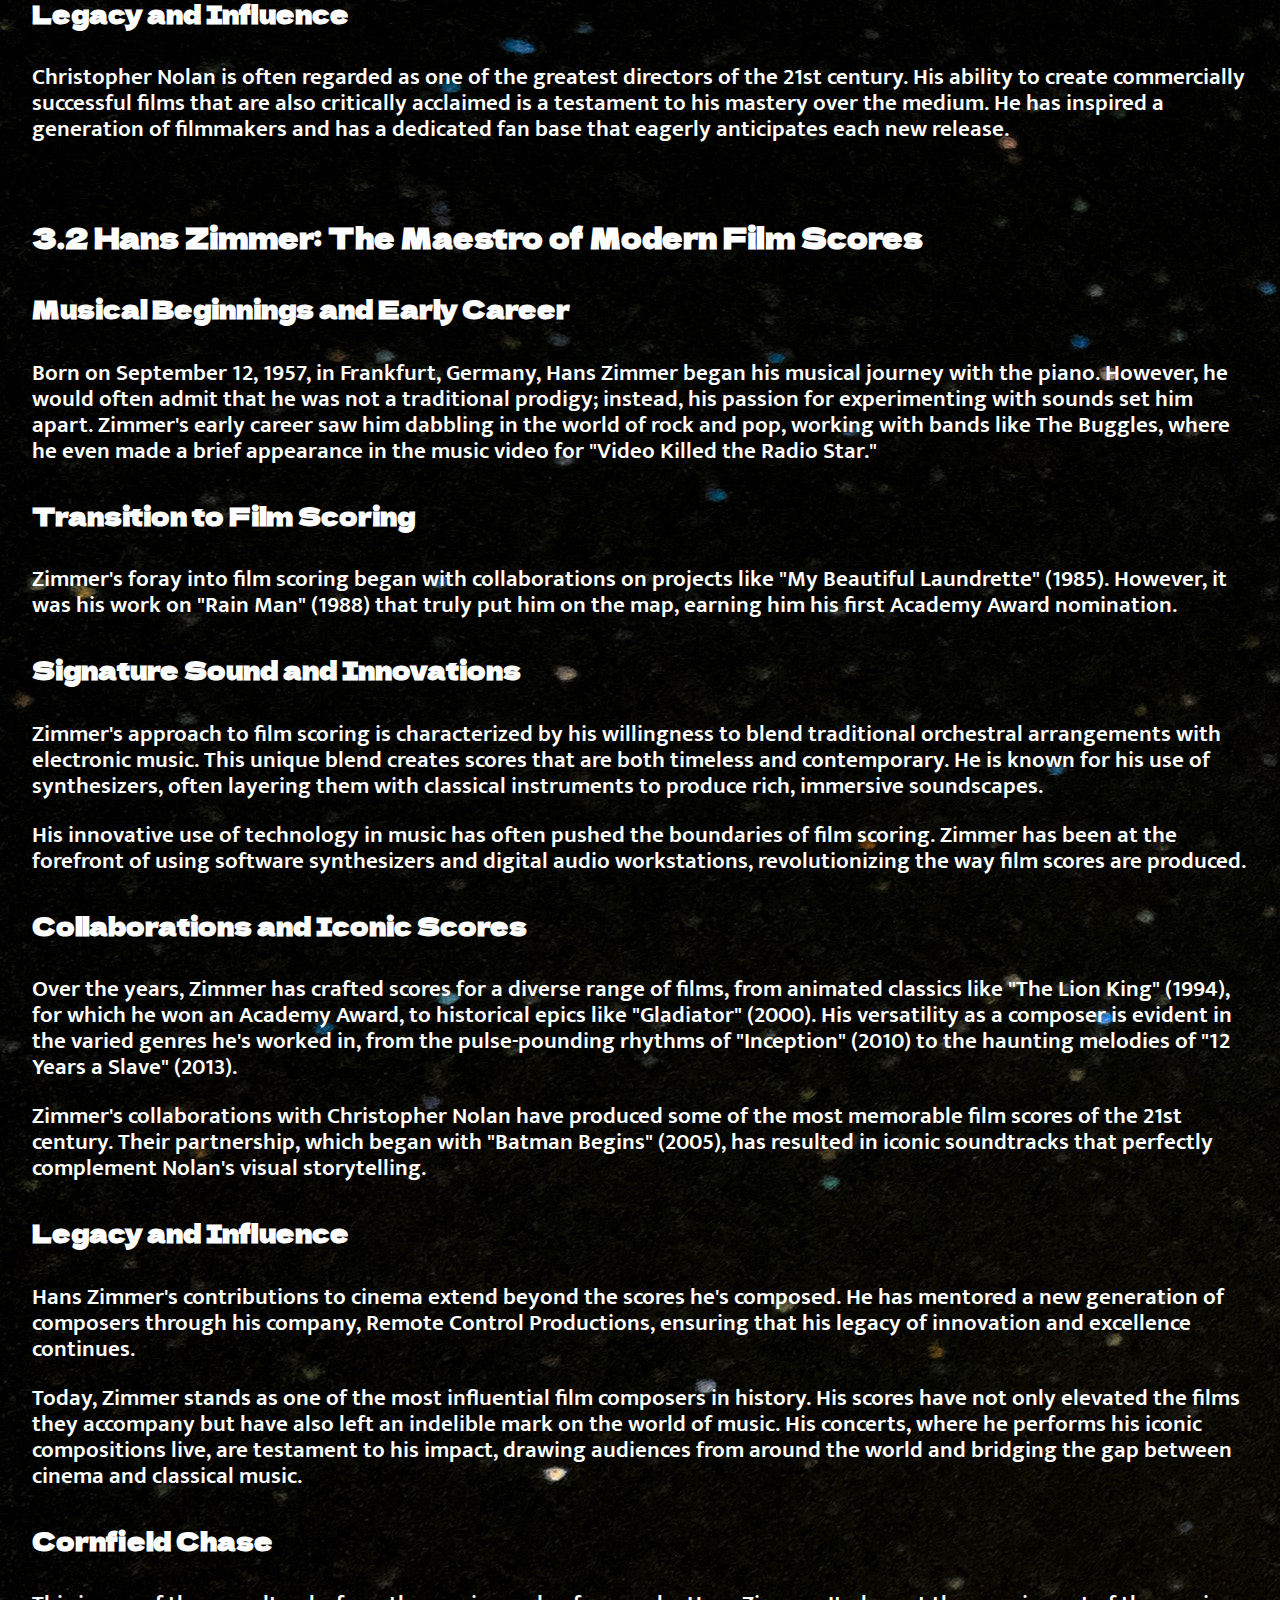
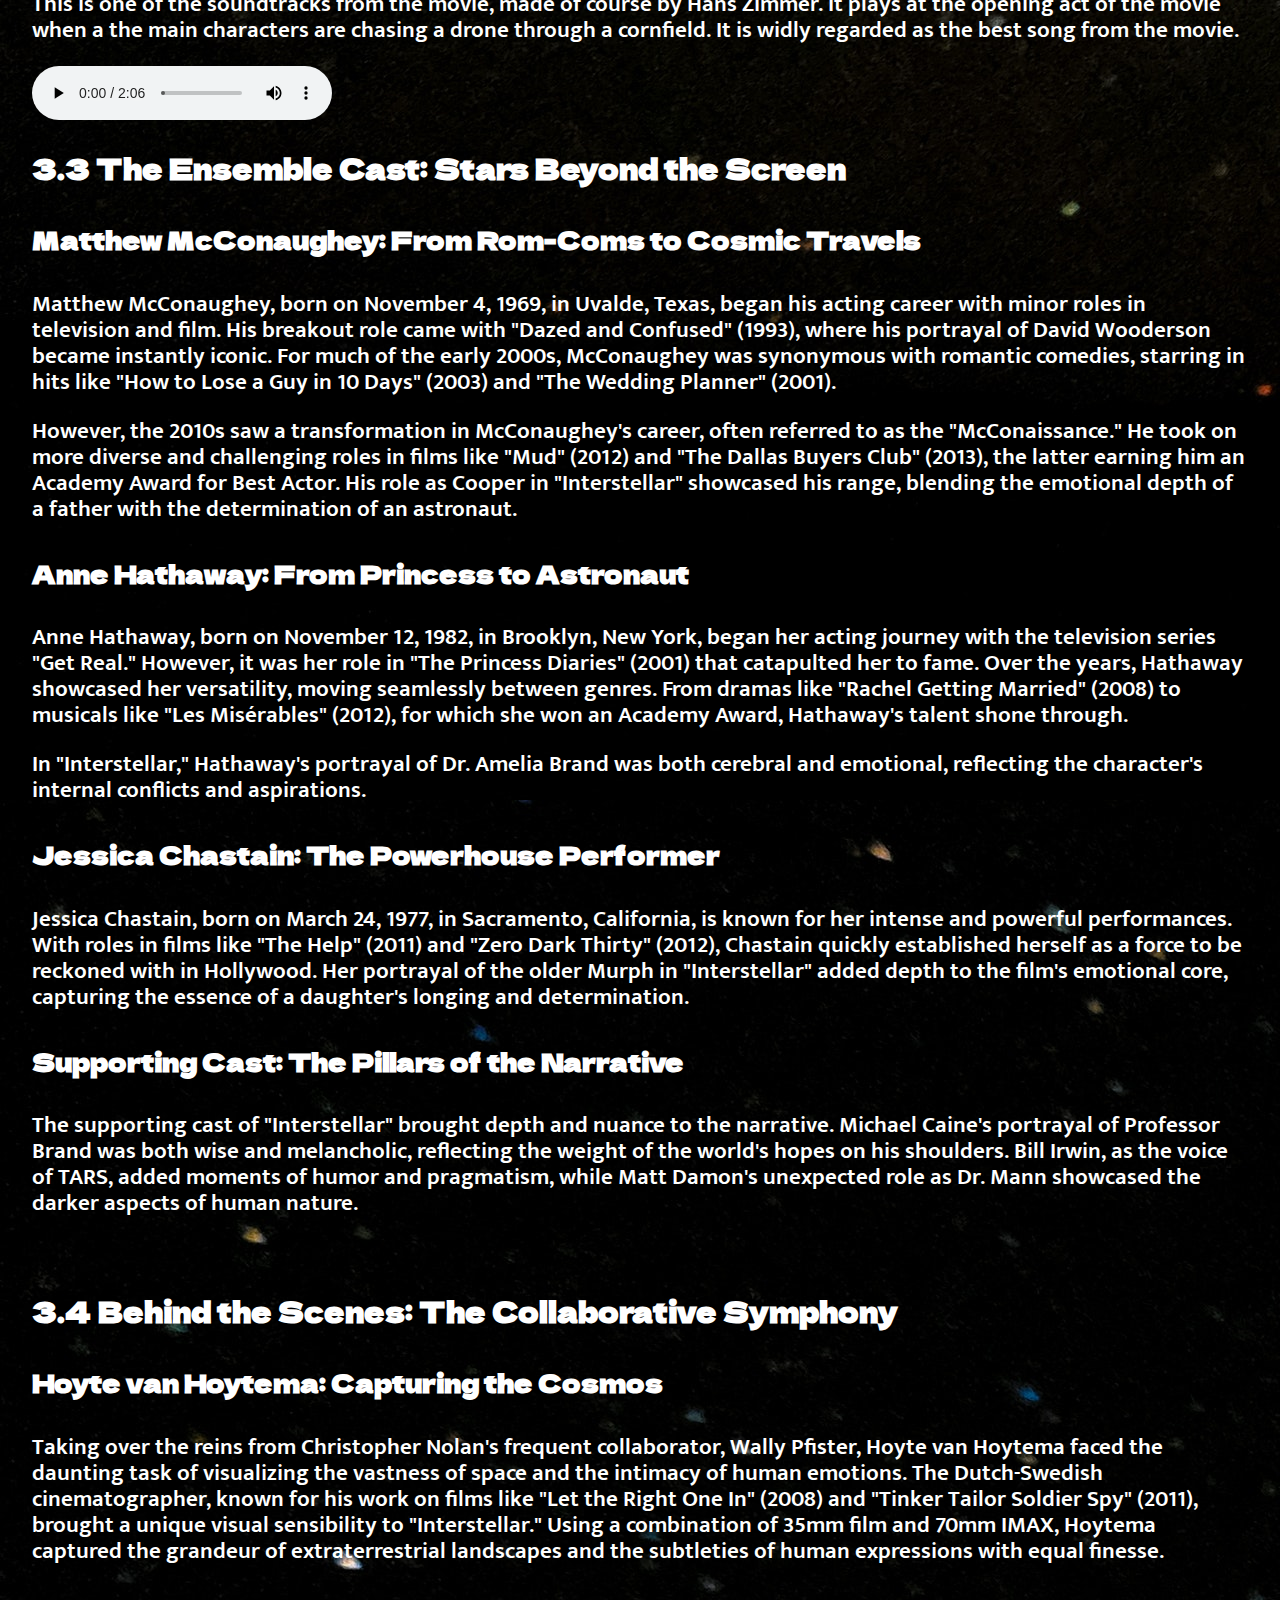
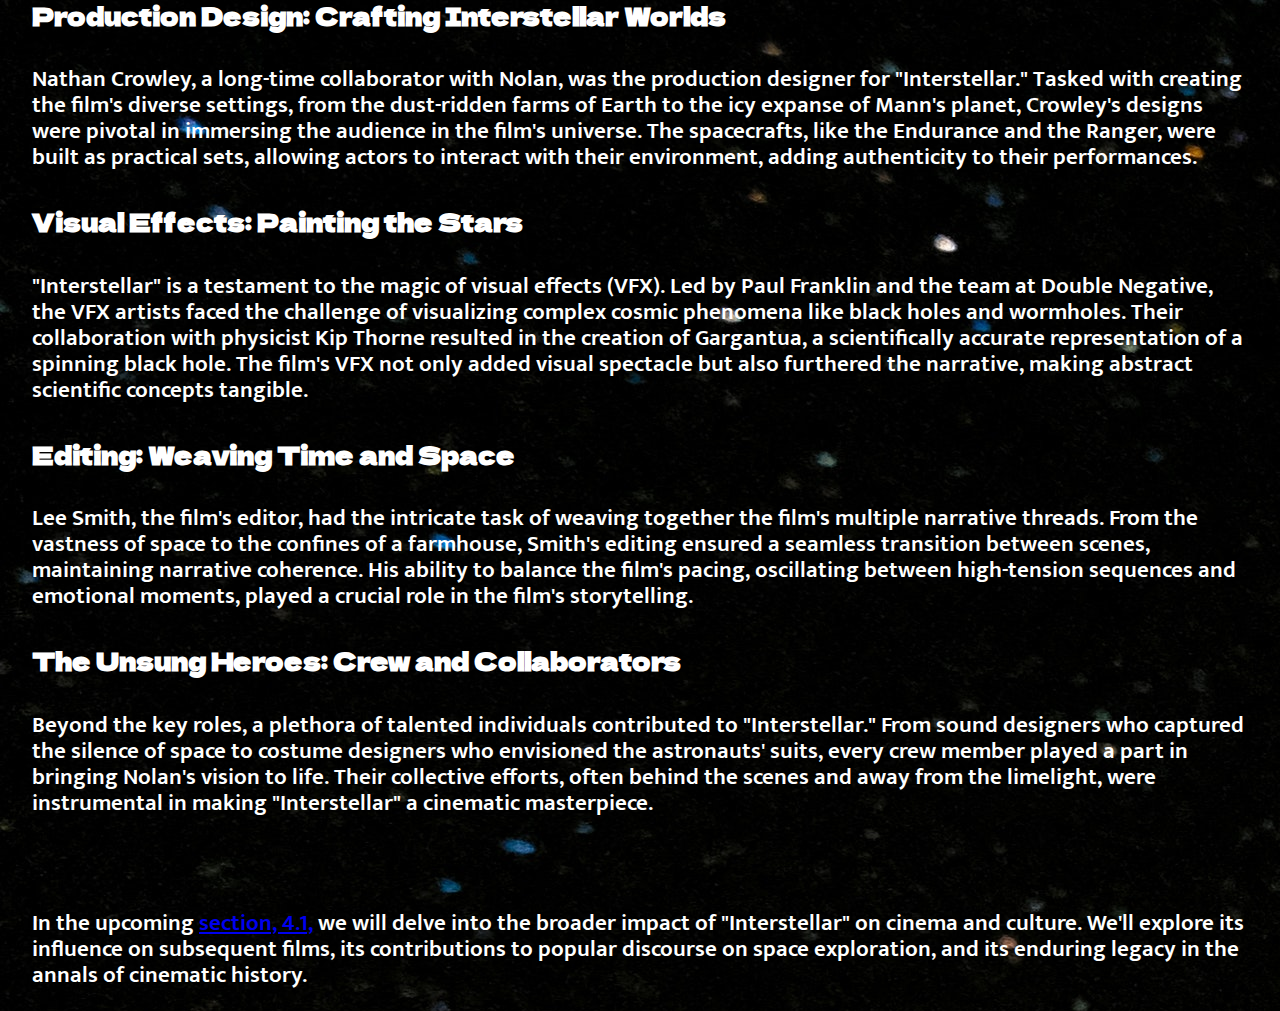
<file: part3.html>
<html lang="en">
<head>
    <meta charset="UTF-8">
    <meta name="viewport" content="width=device-width, initial-scale=1.0">
    <title>Part 3</title>
    <link rel="icon" href="media/icon.png">
    <link rel="stylesheet" href="style.css">
</head>
<body>
    <div id="efst" class="top">
        <nav>
            <br>
            <a href="index.html">Aðalsíða</a>
            <a href="part1.html">Part 1</a>
            <a href="part2.html">Part 2</a>
            <a href="part3.html">Part 3</a>
            <a href="part4.html">Part 4</a>
        </nav>

        <div class="menu">
            <a class= "nidur" href="#1">3.1</a>
            <a class= "nidur" href="#2">3.2</a>
            <a class= "nidur" href="#3">3.3</a>
            <a class= "nidur" href="#4">3.4</a>
        </div>
    </div> 

    <main>
        <h1>Part 3</h1>
        <h2>The Visionaries Behind the Voyage</h2>
        <h3 id="1">3.1 Christopher Nolan: The Mastermind of Modern Cinema</h3>
        <div class="nolan">
            <aside>
                <h4>Early Life and Beginnings in Filmmaking</h4>
                <p>Christopher Nolan, born on July 30, 1970, in London, displayed an interest in filmmaking from a young age. Armed with a Super 8 camera, he began making short films as a child. Nolan's passion for storytelling was evident even in his early works, hinting at the master filmmaker he would become.</p>
                <p>He studied English literature at University College London (UCL), a choice influenced by the institution's filmmaking facilities. Here, Nolan co-founded the UCL Film Society and honed his craft, laying the foundation for his future in cinema.</p>
                <h4>Rise to Prominence</h4>
                <p>Nolan's first feature film, "Following" (1998), was a micro-budget noir that showcased his penchant for non-linear narratives and intricate plot structures. While not a commercial success, it was critically acclaimed and paved the way for his next project, "Memento" (2000). "Memento," with its unique reverse chronological structure, was a breakout hit, earning Nolan widespread recognition and several award nominations.</p>
            </aside>
            <img class="nolanpic" src="media/Nolan.png">
        </div>
        <h4>Signature Style and Themes</h4>
        <p>Nolan's films are characterized by their complex narratives, deep philosophical undertones, and a blend of practical effects with cutting-edge technology. He often explores themes of identity ("Memento," "The Prestige"), time ("Inception," "Interstellar"), and morality ("The Dark Knight" trilogy).</p>
        <p>His collaboration with cinematographer Wally Pfister has resulted in visually stunning films, and his partnership with composer Hans Zimmer has given cinema some of its most memorable scores.</p>
        <h4>The Dark Knight Trilogy and Beyond</h4>
        <p>Nolan's foray into the world of superhero films with "Batman Begins" (2005) redefined the genre. He followed it with "The Dark Knight" (2008) and "The Dark Knight Rises" (2012), with the trilogy being hailed as one of the best in cinematic history.</p>
        <p>Post the Batman series, Nolan continued to push the boundaries of filmmaking with epics like "Inception" (2010), "Interstellar" (2014), "Dunkirk" (2017), and "Tenet" (2020). Each film, while distinct in its narrative, carries the unmistakable imprint of Nolan's vision.</p>
        <h4>Legacy and Influence</h4>
        <p>Christopher Nolan is often regarded as one of the greatest directors of the 21st century. His ability to create commercially successful films that are also critically acclaimed is a testament to his mastery over the medium. He has inspired a generation of filmmakers and has a dedicated fan base that eagerly anticipates each new release.</p>
        <br>

        <h3 id="2">3.2 Hans Zimmer: The Maestro of Modern Film Scores</h3>
        <h4>Musical Beginnings and Early Career</h4>
        <p>Born on September 12, 1957, in Frankfurt, Germany, Hans Zimmer began his musical journey with the piano. However, he would often admit that he was not a traditional prodigy; instead, his passion for experimenting with sounds set him apart. Zimmer's early career saw him dabbling in the world of rock and pop, working with bands like The Buggles, where he even made a brief appearance in the music video for "Video Killed the Radio Star."</p>
        <h4>Transition to Film Scoring</h4>
        <p>Zimmer's foray into film scoring began with collaborations on projects like "My Beautiful Laundrette" (1985). However, it was his work on "Rain Man" (1988) that truly put him on the map, earning him his first Academy Award nomination.</p>
        <h4>Signature Sound and Innovations</h4>
        <p>Zimmer's approach to film scoring is characterized by his willingness to blend traditional orchestral arrangements with electronic music. This unique blend creates scores that are both timeless and contemporary. He is known for his use of synthesizers, often layering them with classical instruments to produce rich, immersive soundscapes.</p>
        <p>His innovative use of technology in music has often pushed the boundaries of film scoring. Zimmer has been at the forefront of using software synthesizers and digital audio workstations, revolutionizing the way film scores are produced.</p>
        <h4>Collaborations and Iconic Scores</h4>
        <p>Over the years, Zimmer has crafted scores for a diverse range of films, from animated classics like "The Lion King" (1994), for which he won an Academy Award, to historical epics like "Gladiator" (2000). His versatility as a composer is evident in the varied genres he's worked in, from the pulse-pounding rhythms of "Inception" (2010) to the haunting melodies of "12 Years a Slave" (2013).</p>
        <p>Zimmer's collaborations with Christopher Nolan have produced some of the most memorable film scores of the 21st century. Their partnership, which began with "Batman Begins" (2005), has resulted in iconic soundtracks that perfectly complement Nolan's visual storytelling.</p>
        <h4>Legacy and Influence</h4>
        <p>Hans Zimmer's contributions to cinema extend beyond the scores he's composed. He has mentored a new generation of composers through his company, Remote Control Productions, ensuring that his legacy of innovation and excellence continues.</p>
        <p>Today, Zimmer stands as one of the most influential film composers in history. His scores have not only elevated the films they accompany but have also left an indelible mark on the world of music. His concerts, where he performs his iconic compositions live, are testament to his impact, drawing audiences from around the world and bridging the gap between cinema and classical music.</p>
        <h4>Cornfield Chase</h4>
        <p>This is one of the soundtracks from the movie, made of course by Hans Zimmer. It plays at the opening act of the movie when a the main characters are chasing a drone through a cornfield. It is widly regarded as the best song from the movie.</p>
        <audio controls src="media/Theme.mp3">Main Theme</audio>
        <br>

        <h3 id="3">3.3 The Ensemble Cast: Stars Beyond the Screen</h3>
        <h4>Matthew McConaughey: From Rom-Coms to Cosmic Travels</h4>
        <p>Matthew McConaughey, born on November 4, 1969, in Uvalde, Texas, began his acting career with minor roles in television and film. His breakout role came with "Dazed and Confused" (1993), where his portrayal of David Wooderson became instantly iconic. For much of the early 2000s, McConaughey was synonymous with romantic comedies, starring in hits like "How to Lose a Guy in 10 Days" (2003) and "The Wedding Planner" (2001).</p>
        <p>However, the 2010s saw a transformation in McConaughey's career, often referred to as the "McConaissance." He took on more diverse and challenging roles in films like "Mud" (2012) and "The Dallas Buyers Club" (2013), the latter earning him an Academy Award for Best Actor. His role as Cooper in "Interstellar" showcased his range, blending the emotional depth of a father with the determination of an astronaut.</p>
        <h4>Anne Hathaway: From Princess to Astronaut</h4>
        <p>Anne Hathaway, born on November 12, 1982, in Brooklyn, New York, began her acting journey with the television series "Get Real." However, it was her role in "The Princess Diaries" (2001) that catapulted her to fame. Over the years, Hathaway showcased her versatility, moving seamlessly between genres. From dramas like "Rachel Getting Married" (2008) to musicals like "Les Misérables" (2012), for which she won an Academy Award, Hathaway's talent shone through.</p>
        <p>In "Interstellar," Hathaway's portrayal of Dr. Amelia Brand was both cerebral and emotional, reflecting the character's internal conflicts and aspirations.</p>
        <h4>Jessica Chastain: The Powerhouse Performer</h4>
        <p>Jessica Chastain, born on March 24, 1977, in Sacramento, California, is known for her intense and powerful performances. With roles in films like "The Help" (2011) and "Zero Dark Thirty" (2012), Chastain quickly established herself as a force to be reckoned with in Hollywood. Her portrayal of the older Murph in "Interstellar" added depth to the film's emotional core, capturing the essence of a daughter's longing and determination.</p>
        <h4>Supporting Cast: The Pillars of the Narrative</h4>
        <p>The supporting cast of "Interstellar" brought depth and nuance to the narrative. Michael Caine's portrayal of Professor Brand was both wise and melancholic, reflecting the weight of the world's hopes on his shoulders. Bill Irwin, as the voice of TARS, added moments of humor and pragmatism, while Matt Damon's unexpected role as Dr. Mann showcased the darker aspects of human nature.</p>
        <br>

        <h3 id="4">3.4 Behind the Scenes: The Collaborative Symphony</h3>
        <h4>Hoyte van Hoytema: Capturing the Cosmos</h4>
        <p>Taking over the reins from Christopher Nolan's frequent collaborator, Wally Pfister, Hoyte van Hoytema faced the daunting task of visualizing the vastness of space and the intimacy of human emotions. The Dutch-Swedish cinematographer, known for his work on films like "Let the Right One In" (2008) and "Tinker Tailor Soldier Spy" (2011), brought a unique visual sensibility to "Interstellar." Using a combination of 35mm film and 70mm IMAX, Hoytema captured the grandeur of extraterrestrial landscapes and the subtleties of human expressions with equal finesse.</p>
        <h4>Production Design: Crafting Interstellar Worlds</h4>
        <p>Nathan Crowley, a long-time collaborator with Nolan, was the production designer for "Interstellar." Tasked with creating the film's diverse settings, from the dust-ridden farms of Earth to the icy expanse of Mann's planet, Crowley's designs were pivotal in immersing the audience in the film's universe. The spacecrafts, like the Endurance and the Ranger, were built as practical sets, allowing actors to interact with their environment, adding authenticity to their performances.</p>
        <h4>Visual Effects: Painting the Stars</h4>
        <p>"Interstellar" is a testament to the magic of visual effects (VFX). Led by Paul Franklin and the team at Double Negative, the VFX artists faced the challenge of visualizing complex cosmic phenomena like black holes and wormholes. Their collaboration with physicist Kip Thorne resulted in the creation of Gargantua, a scientifically accurate representation of a spinning black hole. The film's VFX not only added visual spectacle but also furthered the narrative, making abstract scientific concepts tangible.</p>
        <h4>Editing: Weaving Time and Space</h4>
        <p>Lee Smith, the film's editor, had the intricate task of weaving together the film's multiple narrative threads. From the vastness of space to the confines of a farmhouse, Smith's editing ensured a seamless transition between scenes, maintaining narrative coherence. His ability to balance the film's pacing, oscillating between high-tension sequences and emotional moments, played a crucial role in the film's storytelling.</p>
        <h4>The Unsung Heroes: Crew and Collaborators</h4>
        <p>Beyond the key roles, a plethora of talented individuals contributed to "Interstellar." From sound designers who captured the silence of space to costume designers who envisioned the astronauts' suits, every crew member played a part in bringing Nolan's vision to life. Their collective efforts, often behind the scenes and away from the limelight, were instrumental in making "Interstellar" a cinematic masterpiece.</p>
        <br>
        <br>
        <p>In the upcoming <a href="part4.html">section, 4.1,</a> we will delve into the broader impact of "Interstellar" on cinema and culture. We'll explore its influence on subsequent films, its contributions to popular discourse on space exploration, and its enduring legacy in the annals of cinematic history.</p>
    </main>

    <a class= "upp" href="#efst">&#8679</a>

</body>
</html>
</file>
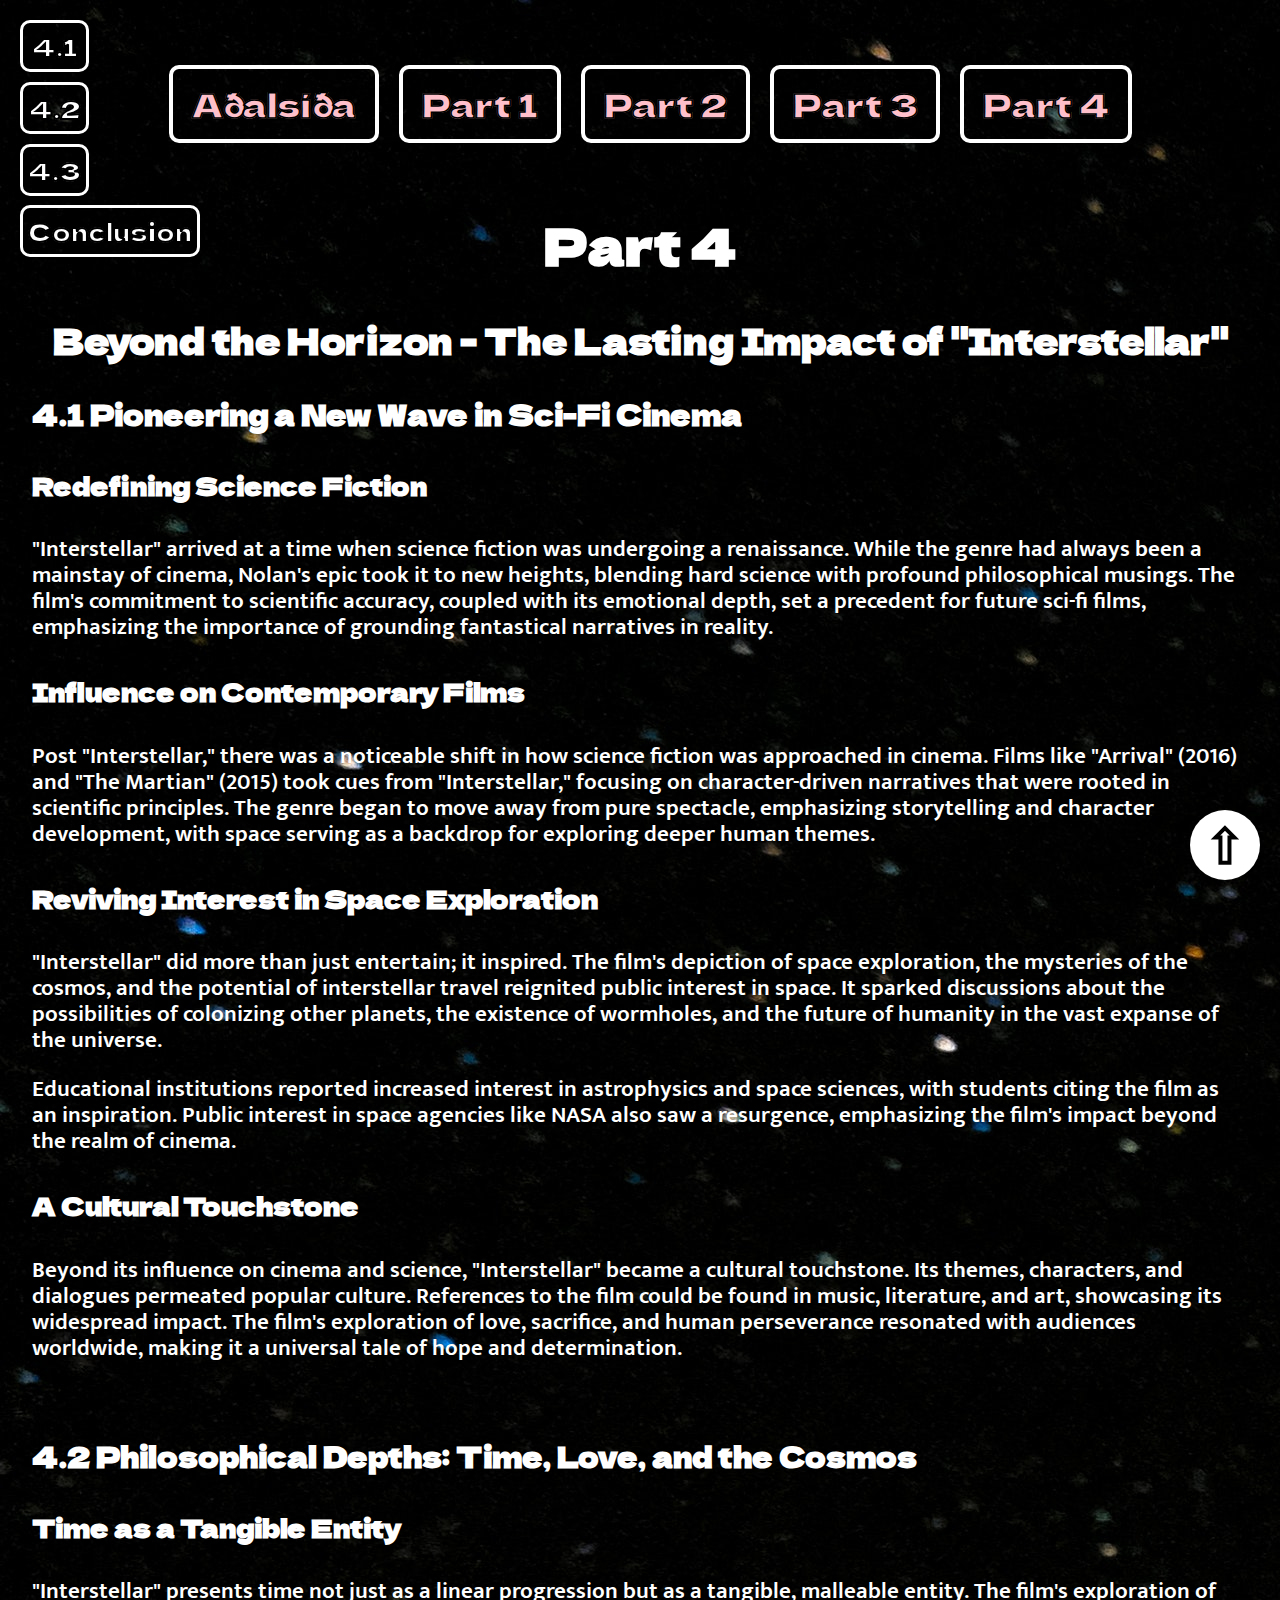
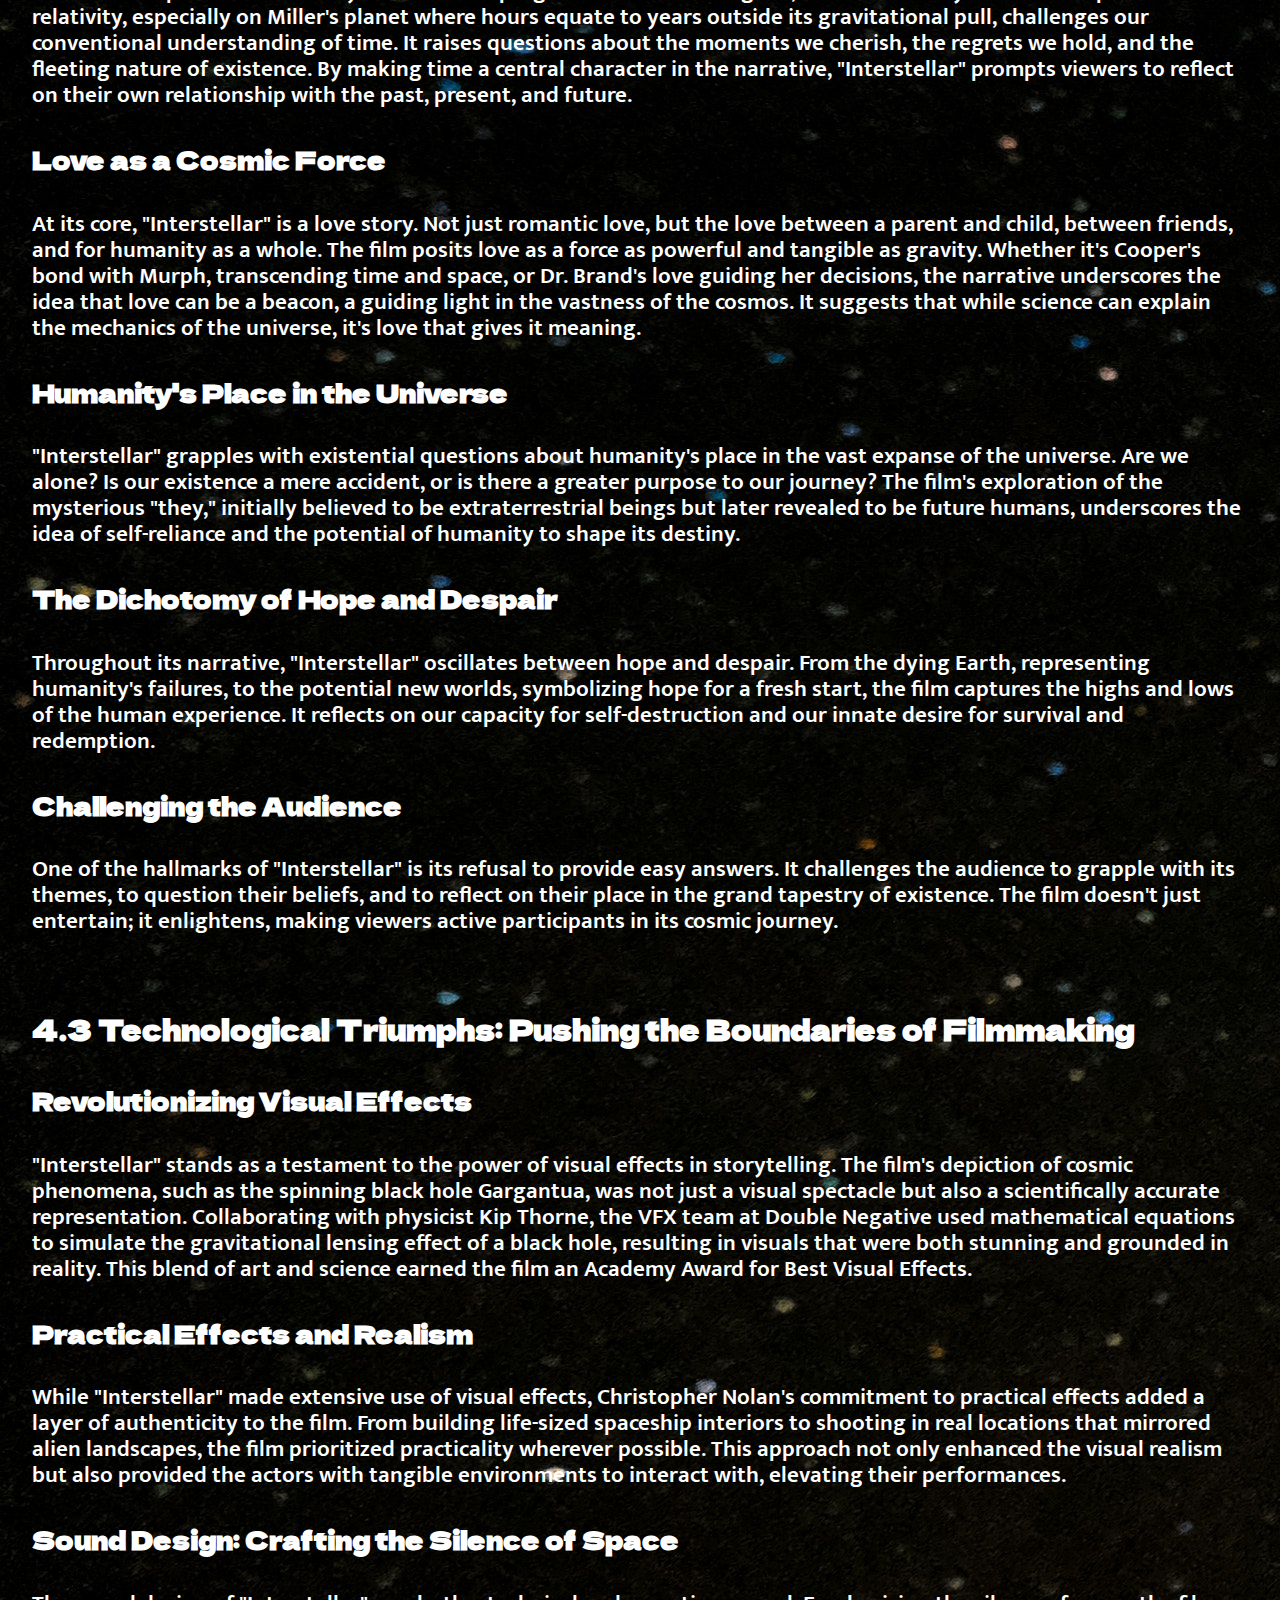
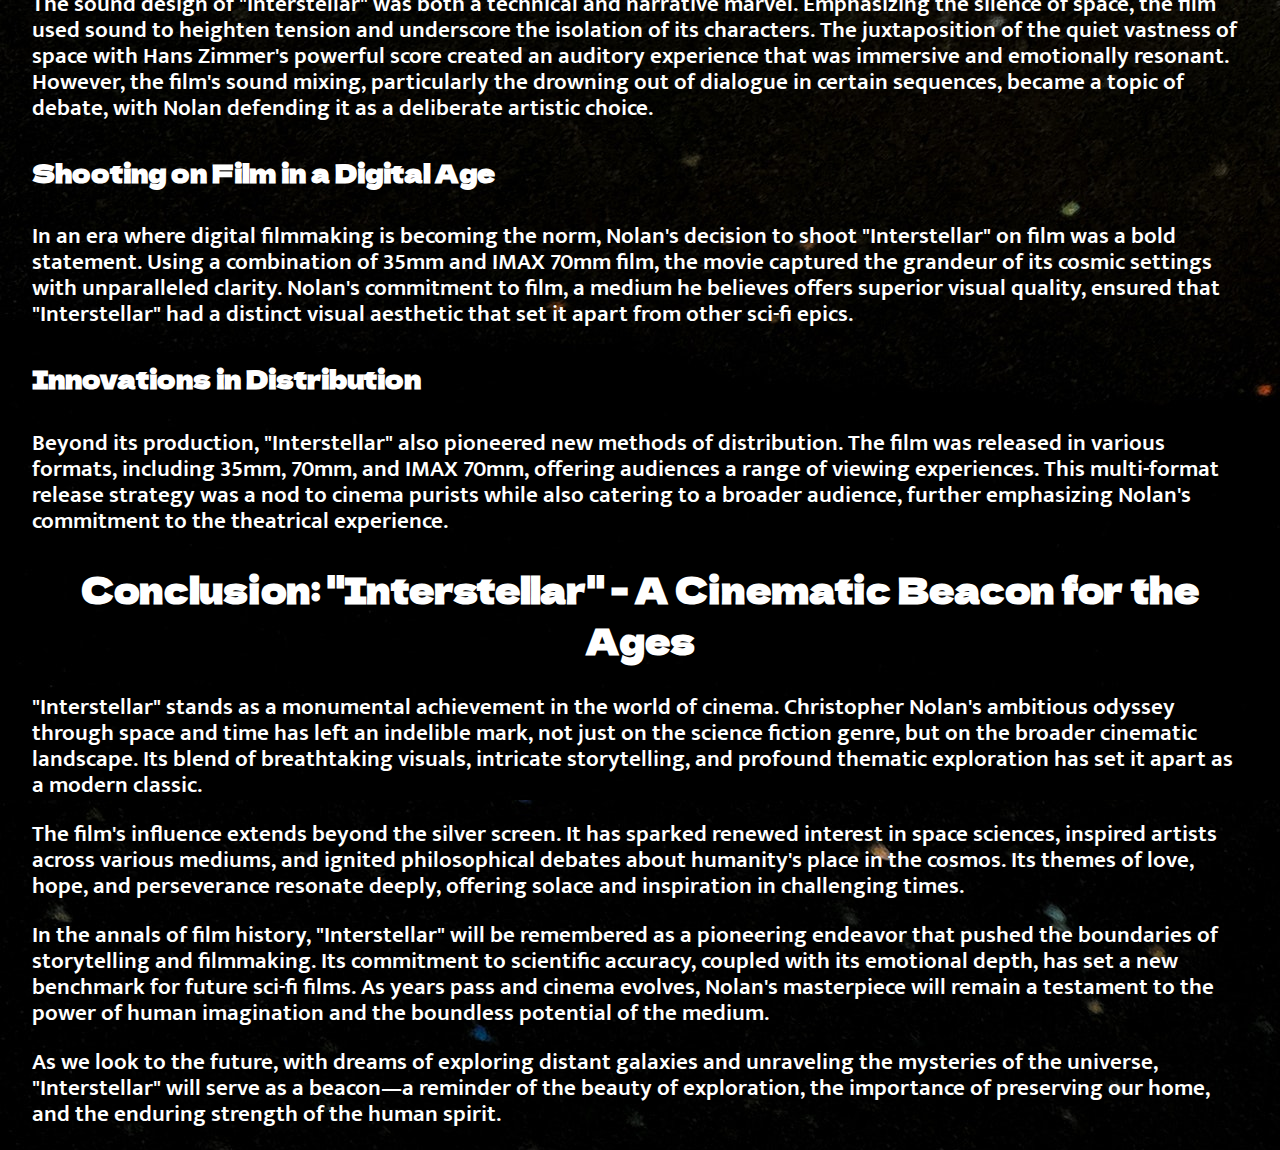
<file: part4.html>
<html lang="en">
<head>
    <meta charset="UTF-8">
    <meta name="viewport" content="width=device-width, initial-scale=1.0">
    <title>Part 4</title>
    <link rel="icon" href="media/icon.png">
    <link rel="stylesheet" href="style.css">
</head>
<body>
    <div id="efst" class="top">
        <nav>
            <br>
            <a href="index.html">Aðalsíða</a>
            <a href="part1.html">Part 1</a>
            <a href="part2.html">Part 2</a>
            <a href="part3.html">Part 3</a>
            <a href="part4.html">Part 4</a>
        </nav>

        <div class="menu">
            <a class= "nidur" href="#1">4.1</a>
            <a class= "nidur" href="#2">4.2</a>
            <a class= "nidur" href="#3">4.3</a>
        </div>
        <div class="menu2">
            <a class= "nidur" href="#conclusion">Conclusion</a>
        </div>
    </div> 
    <main>
        <h1>Part 4</h1>
        <h2>Beyond the Horizon - The Lasting Impact of "Interstellar"</h2>
        <h3 id="1">4.1 Pioneering a New Wave in Sci-Fi Cinema</h3>
        <h4>Redefining Science Fiction</h4>
        <p>"Interstellar" arrived at a time when science fiction was undergoing a renaissance. While the genre had always been a mainstay of cinema, Nolan's epic took it to new heights, blending hard science with profound philosophical musings. The film's commitment to scientific accuracy, coupled with its emotional depth, set a precedent for future sci-fi films, emphasizing the importance of grounding fantastical narratives in reality.</p>
        <h4>Influence on Contemporary Films</h4>
        <p>Post "Interstellar," there was a noticeable shift in how science fiction was approached in cinema. Films like "Arrival" (2016) and "The Martian" (2015) took cues from "Interstellar," focusing on character-driven narratives that were rooted in scientific principles. The genre began to move away from pure spectacle, emphasizing storytelling and character development, with space serving as a backdrop for exploring deeper human themes.</p>
        <h4>Reviving Interest in Space Exploration</h4>
        <p>"Interstellar" did more than just entertain; it inspired. The film's depiction of space exploration, the mysteries of the cosmos, and the potential of interstellar travel reignited public interest in space. It sparked discussions about the possibilities of colonizing other planets, the existence of wormholes, and the future of humanity in the vast expanse of the universe.</p>
        <p>Educational institutions reported increased interest in astrophysics and space sciences, with students citing the film as an inspiration. Public interest in space agencies like NASA also saw a resurgence, emphasizing the film's impact beyond the realm of cinema.</p>
        <h4>A Cultural Touchstone</h4>
        <p>Beyond its influence on cinema and science, "Interstellar" became a cultural touchstone. Its themes, characters, and dialogues permeated popular culture. References to the film could be found in music, literature, and art, showcasing its widespread impact. The film's exploration of love, sacrifice, and human perseverance resonated with audiences worldwide, making it a universal tale of hope and determination.</p>
        <br>

        <h3 id="2">4.2 Philosophical Depths: Time, Love, and the Cosmos</h3>
        <h4>Time as a Tangible Entity</h4>
        <p>"Interstellar" presents time not just as a linear progression but as a tangible, malleable entity. The film's exploration of relativity, especially on Miller's planet where hours equate to years outside its gravitational pull, challenges our conventional understanding of time. It raises questions about the moments we cherish, the regrets we hold, and the fleeting nature of existence. By making time a central character in the narrative, "Interstellar" prompts viewers to reflect on their own relationship with the past, present, and future.</p>
        <h4>Love as a Cosmic Force</h4>
        <p>At its core, "Interstellar" is a love story. Not just romantic love, but the love between a parent and child, between friends, and for humanity as a whole. The film posits love as a force as powerful and tangible as gravity. Whether it's Cooper's bond with Murph, transcending time and space, or Dr. Brand's love guiding her decisions, the narrative underscores the idea that love can be a beacon, a guiding light in the vastness of the cosmos. It suggests that while science can explain the mechanics of the universe, it's love that gives it meaning.</p>
        <h4>Humanity's Place in the Universe</h4>
        <p>"Interstellar" grapples with existential questions about humanity's place in the vast expanse of the universe. Are we alone? Is our existence a mere accident, or is there a greater purpose to our journey? The film's exploration of the mysterious "they," initially believed to be extraterrestrial beings but later revealed to be future humans, underscores the idea of self-reliance and the potential of humanity to shape its destiny.</p>
        <h4>The Dichotomy of Hope and Despair</h4>
        <p>Throughout its narrative, "Interstellar" oscillates between hope and despair. From the dying Earth, representing humanity's failures, to the potential new worlds, symbolizing hope for a fresh start, the film captures the highs and lows of the human experience. It reflects on our capacity for self-destruction and our innate desire for survival and redemption.</p>
        <h4>Challenging the Audience</h4>
        <p>One of the hallmarks of "Interstellar" is its refusal to provide easy answers. It challenges the audience to grapple with its themes, to question their beliefs, and to reflect on their place in the grand tapestry of existence. The film doesn't just entertain; it enlightens, making viewers active participants in its cosmic journey.</p>
        <br>

        <h3 id="3">4.3 Technological Triumphs: Pushing the Boundaries of Filmmaking</h3>
        <h4>Revolutionizing Visual Effects</h4>
        <p>"Interstellar" stands as a testament to the power of visual effects in storytelling. The film's depiction of cosmic phenomena, such as the spinning black hole Gargantua, was not just a visual spectacle but also a scientifically accurate representation. Collaborating with physicist Kip Thorne, the VFX team at Double Negative used mathematical equations to simulate the gravitational lensing effect of a black hole, resulting in visuals that were both stunning and grounded in reality. This blend of art and science earned the film an Academy Award for Best Visual Effects.</p>
        <h4>Practical Effects and Realism</h4>
        <p>While "Interstellar" made extensive use of visual effects, Christopher Nolan's commitment to practical effects added a layer of authenticity to the film. From building life-sized spaceship interiors to shooting in real locations that mirrored alien landscapes, the film prioritized practicality wherever possible. This approach not only enhanced the visual realism but also provided the actors with tangible environments to interact with, elevating their performances.</p>
        <h4>Sound Design: Crafting the Silence of Space</h4>
        <p>The sound design of "Interstellar" was both a technical and narrative marvel. Emphasizing the silence of space, the film used sound to heighten tension and underscore the isolation of its characters. The juxtaposition of the quiet vastness of space with Hans Zimmer's powerful score created an auditory experience that was immersive and emotionally resonant. However, the film's sound mixing, particularly the drowning out of dialogue in certain sequences, became a topic of debate, with Nolan defending it as a deliberate artistic choice.</p>
        <h4>Shooting on Film in a Digital Age</h4>
        <p>In an era where digital filmmaking is becoming the norm, Nolan's decision to shoot "Interstellar" on film was a bold statement. Using a combination of 35mm and IMAX 70mm film, the movie captured the grandeur of its cosmic settings with unparalleled clarity. Nolan's commitment to film, a medium he believes offers superior visual quality, ensured that "Interstellar" had a distinct visual aesthetic that set it apart from other sci-fi epics.</p>
        <h4>Innovations in Distribution</h4>
        <p>Beyond its production, "Interstellar" also pioneered new methods of distribution. The film was released in various formats, including 35mm, 70mm, and IMAX 70mm, offering audiences a range of viewing experiences. This multi-format release strategy was a nod to cinema purists while also catering to a broader audience, further emphasizing Nolan's commitment to the theatrical experience.</p>
        
        <h2 id="conclusion">Conclusion: "Interstellar" - A Cinematic Beacon for the Ages</h2>
        <p>"Interstellar" stands as a monumental achievement in the world of cinema. Christopher Nolan's ambitious odyssey through space and time has left an indelible mark, not just on the science fiction genre, but on the broader cinematic landscape. Its blend of breathtaking visuals, intricate storytelling, and profound thematic exploration has set it apart as a modern classic.</p>
        <p>The film's influence extends beyond the silver screen. It has sparked renewed interest in space sciences, inspired artists across various mediums, and ignited philosophical debates about humanity's place in the cosmos. Its themes of love, hope, and perseverance resonate deeply, offering solace and inspiration in challenging times.</p>
        <p>In the annals of film history, "Interstellar" will be remembered as a pioneering endeavor that pushed the boundaries of storytelling and filmmaking. Its commitment to scientific accuracy, coupled with its emotional depth, has set a new benchmark for future sci-fi films. As years pass and cinema evolves, Nolan's masterpiece will remain a testament to the power of human imagination and the boundless potential of the medium.</p>
        <p>As we look to the future, with dreams of exploring distant galaxies and unraveling the mysteries of the universe, "Interstellar" will serve as a beacon—a reminder of the beauty of exploration, the importance of preserving our home, and the enduring strength of the human spirit.</p>



    </main>

    <a class= "upp" href="#efst">&#8679</a>

</body>
</html>
</file>
<file: style.css>
@import url('https://fonts.googleapis.com/css2?family=Dela+Gothic+One&family=Mukta:wght@400;800&family=Pixelify+Sans&display=swap');

html {
    scroll-behavior: smooth;
}

body {
    margin: 0;
    background-color: black;
    background-image: linear-gradient(to bottom right, black, rgb(44, 34, 34));
    color: white;
    background: url(media/background.jpeg);
    font-family: 'Dela Gothic One';
    font-weight: 600;
}

h1 {
    font-size: 21px;
    text-align: center;
}

h2 {
    font-size: 15px;
    text-align: center;
}

p {
    font-size: 13px;
    font-family: 'mukta';
    line-height: 15px;
}

.titill1 {
    font-size: 20px;
    -webkit-text-stroke: 0.5px black;
}

.titill2 {
    font-size: 10px;
    -webkit-text-stroke: 0.25px black;
}

.myndatexti {
    position: absolute;
    bottom: 30px;
    left: 20px;
}

.menu2 {
    position: fixed;
    top: 125px;
    left: 5px;
    display: flex;
    flex-direction: column;
    gap: 10px;
    justify-content: center;
    text-align: center;
}

.menu {
    position: fixed;
    top: 5px;
    left: 5px;
    display: flex;
    flex-direction: column;
    gap: 10px;
    justify-content: center;
    text-align: center;
}

.menu a, .menu2 a{
    padding: 5px 5px;
    border: 2px solid white;
    box-shadow: 0 0 0 0 transparent;
    border-radius: 10px;
}

.menu a, .menu a:visited, .menu2 a, .menu2 a:visited{
    color: white;
    font-size: 12px;
    -webkit-text-stroke: 0.7px black;
    text-decoration: none;
}

.menu a:hover, .menu2 a:hover{
    border: 2.5px solid lightgreen;
    transform: scale(1.2);
    transition: 230ms ease-in-out;
    filter: drop-shadow(0px 1px 5px white)
}

.menu a:not(:hover), .menu2 a:not(:hover) {
    transform: scale(1);
    transition: 130ms ease-in-out;
}

.box {
    display: grid;
    grid-template-columns: 1fr;
}

.kortbox {
    display: grid;
    grid-template-columns: 1fr;
}

.kort {
    width: 100%;
    height: 300px;
    text-align: center;
}

.jokull {
    text-align: center;
}

.vid {
    height: 250px;
    width: 100%;
}

nav{
    display: flex;
    gap: 20px;
    justify-content: center;
    margin: 65px 0;
    flex-wrap: wrap;
}

nav a{
    padding: 11px 19px;
    border: 2px solid white;
    box-shadow: 0 0 0 0 transparent;
    border-radius: 10px;
}

nav a:hover{
    border: 4px solid lightgreen;
    transform: scale(1.2);
    transition: 230ms ease-in-out;
    filter: drop-shadow(0px 1px 5px white)
}

nav a:not(:hover) {
    transform: scale(1);
    transition: 130ms ease-in-out;
}

nav a, nav a:visited {
    color: pink;
    font-size: 15px;
    -webkit-text-stroke: 0.25px black;
    text-decoration: none;
}


img {
    max-width: 100%;
    height: auto;
}

picture {
    position: relative;
}

main {
    max-width: 95%;
    margin: 0 auto;
}

.upp {
    font-size: 25px;
    position: fixed;
    bottom: 20px;
    right: 20px;
    text-decoration: none;
    color: black;
    background-color: white;
    height: 40px;
    width: 40px;
    border-radius: 50%;
    text-align: center;
    line-height: 37px;
}

.upp:hover {
    transform: scale(1.5);
    transition: 230ms ease-in-out;
    filter: drop-shadow(0px 1px 5px white)
}

.upp:not(:hover) {
    transform: scale(1);
    transition: 130ms ease-in-out;
}

.nolan {
    display: grid;
    grid-template-columns: 1fr;
}

.nolanpic {
    width: 50%;
    margin-left: auto;
    margin-right: auto;
    background-image: linear-gradient(to bottom right, black, rgb(20, 18, 18));
}

@media screen and (min-width: 600px) {
    .titill1 {
        font-size: 35px;
        -webkit-text-stroke: 0.8px black;
    }
    
    .titill2 {
        font-size: 17px;
        -webkit-text-stroke: 0.5px black;
    }

    .myndatexti {
        bottom: 60px;
        left: 40px;
    }

    nav a, nav a:visited {
        font-size: 20px;
        -webkit-text-stroke: 0.4px black;
    }

    h1 {
        font-size: 30px;
    }
    
    h2 {
        font-size: 22px;
    }

    p {
        font-size: 18px;
        font-family: 'mukta';
        line-height: 21px;
    }

    .vid {
        width: 100%;
        height: 500px;
    }

    .upp {
        font-size: 35px;
        height: 50px;
        width: 50px;
        line-height: 47px;
    }

    .menu2 {
        top: 147px;
        left: 10px;
    }

    .menu {
        top: 10px;
        left: 10px;
    }
    
    .menu a, .menu2 a{
        padding: 5px 5px;
    }
    
    .menu a, .menu a:visited .menu2 a, .menu2 a:visited{
        font-size: 15px;
        -webkit-text-stroke: 1px black;
    }
    
    .menu a:hover, .menu2 a:hover{
        border: 2.5px solid lightgreen;
    }

    .kortbox {
        grid-template-columns: 1fr 1fr;
    }
    
    .kort {
        margin-top: 30%;
        margin-left: 10%;
    }

    .nolanpic {
        width: 40%;
    }
}

@media screen and (min-width: 960px){

    .titill1 {
        font-size: 50px;
        -webkit-text-stroke: 0.8px black;
    }
    
    .titill2 {
        font-size: 25px;
        -webkit-text-stroke: 0.5px black;
    }

    .myndatexti {
        bottom: 80px;
        left: 60px;
    }

    nav a, nav a:visited {
        font-size: 23px;
        -webkit-text-stroke: 0.4px black;
    }

    h1 {
        font-size: 40px;
    }
    
    h2 {
        font-size: 30px;
    }

    p {
        font-size: 22px;
        font-family: 'mukta';
        line-height: 23px;
    }

    nav a{
        border: 3px solid white;
    }

    nav a:hover{
        border: 4px solid lightgreen;
    }

    .upp {
        font-size: 40px;
        height: 60px;
        width: 60px;
        line-height: 55px;
    }

    .box {
        grid-template-columns: 1fr 1fr;
    }

    .vid {
        height: 400px;
        width: 100%;
    }

    .menu2 {
        top: 183px;
    }

    .menu a, .menu2 a{
        padding: 5px 5px;
        border: 3px solid white;
    }
    
    .menu a, .menu a:visited, .menu2 a, .menu2 a:visited {
        font-size: 22px;
        -webkit-text-stroke: 1.2px black;
    }
    
    .menu a:hover, .menu2 a:hover{
        border: 3.5px solid lightgreen;
    }
    
    .kort {
        margin-top: 20%;
        height: 400px;
        margin-left: 10%;
    }

    .nolan {
        grid-template-columns: 2fr 1fr;
    }
    
    .nolanpic {
        width: 100%;
        margin-top: 20%;
    }
}

@media screen and (min-width: 1280px){

    .titill1 {
        font-size: 60px;
        -webkit-text-stroke: 0.8px black;
    }
    
    .titill2 {
        font-size: 30px;
        -webkit-text-stroke: 0.5px black;
    }

    .myndatexti {
        bottom: 100px;
        left: 80px;
    }

    nav a, nav a:visited {
        font-size: 33px;
        -webkit-text-stroke: 0.5px black;
    }

    h1 {
        font-size: 50px;
    }

    h2 {
        font-size: 35px;
    }

    h3 {
        font-size: 28px;
    }

    h4 {
        font-size: 25px;
    }
    
    p {
        font-size: 23px;
        font-family: 'mukta';
        line-height: 26px;
    }

    nav a{
        border: 4.5px solid white;
        border-radius: 10px;
    }

    nav a:hover{
        border: 6px solid lightgreen;
    }

    .vid {
        height: 500px;
        width: 100%;
    }

    .upp {
        font-size: 50px;
        height: 70px;
        width: 70px;
        line-height: 65px;
    }

    .menu2 {
        top: 205px;
        left: 20px;
    }

    .menu {
        top: 20px;
        left: 20px;
        gap: 10px;
    }
    
    .menu a, .menu2 a{
        padding: 5px 5px;
        border: 3px solid white;
        border-radius: 10px;
    }
    
    .menu a, .menu a:visited, .menu2 a, .menu2 a:visited {
        font-size: 25px;
        -webkit-text-stroke: 1.2px black;
    }
    
    .menu a:hover, .menu2 a:hover{
        border: 3.5px solid lightgreen;
    }

    .kortbox {
        grid-template-columns: 1.7fr 1fr;
    }
    
    .kort {
        margin-top: 10%;
        height: 400px;
        margin-left: 10%;
    }

    .nolan {
        grid-template-columns: 3fr 1fr;
    }
    
}

@media screen and (min-width: 2000px){
    .box {
        max-width: 80%;
        margin: 0 auto;
    }

    .nolanpic {
        width: 60%;
        margin-top: 0px;
    }
}
</file>
